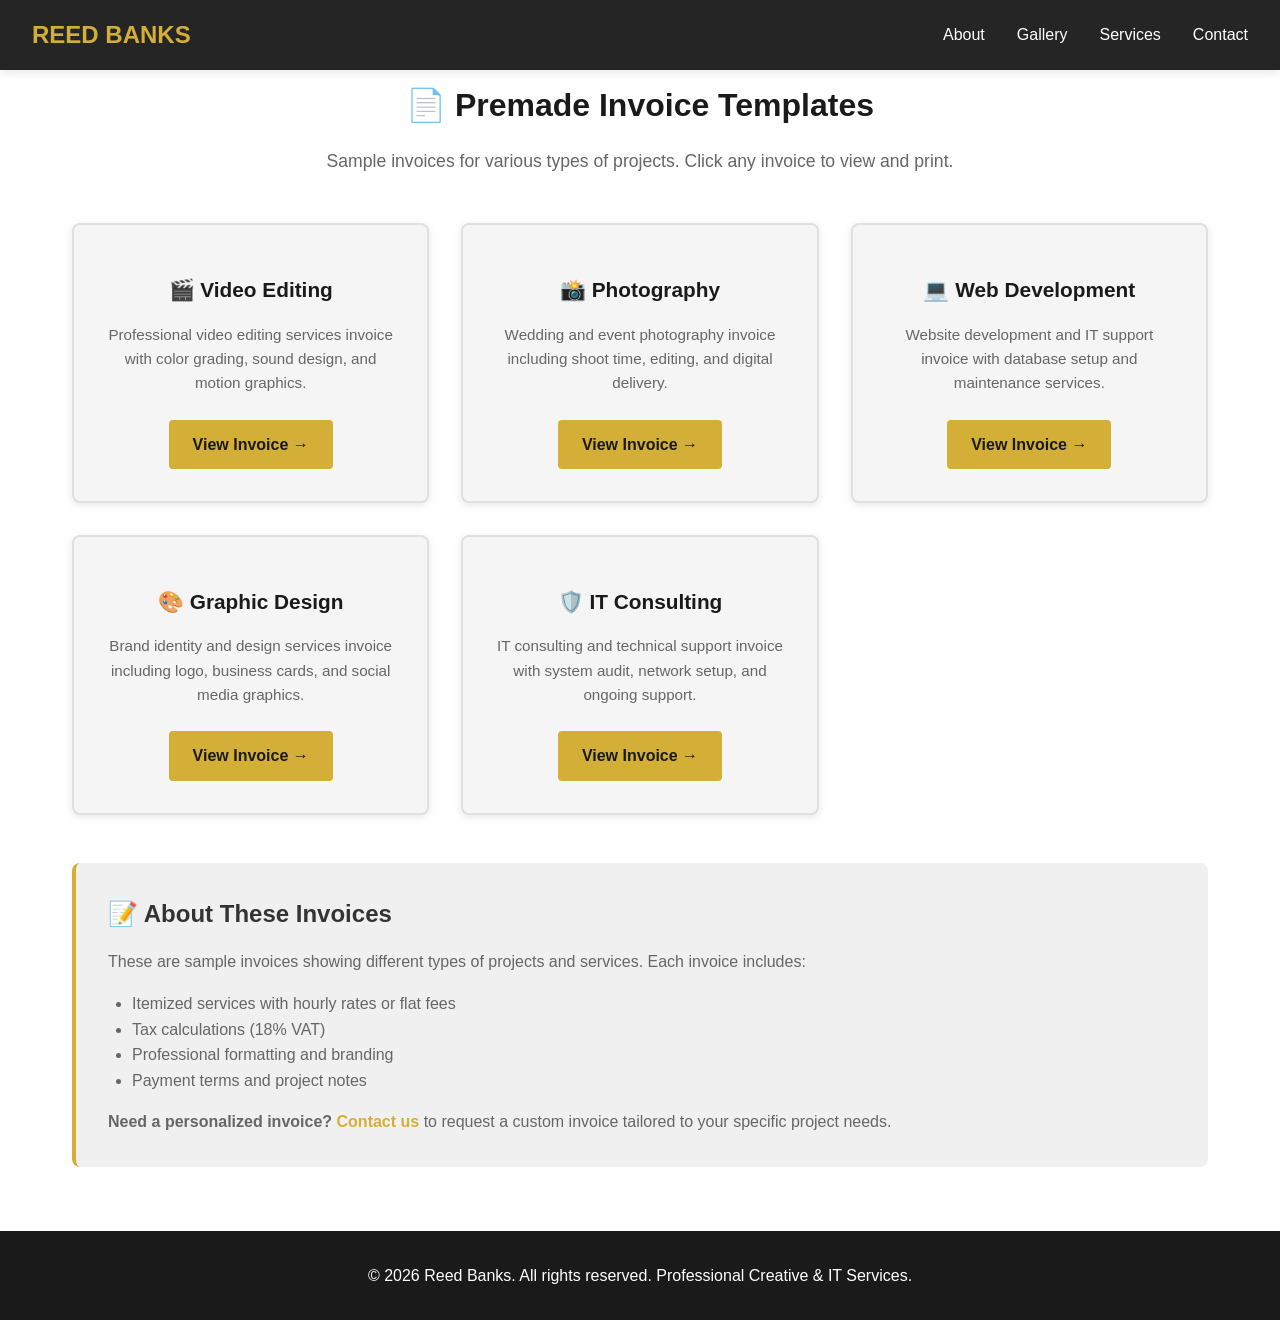
<file: assets/premade-invoices/index.html>
<!DOCTYPE html>
<html lang="en">
<head>
    <meta charset="UTF-8">
    <meta name="viewport" content="width=device-width, initial-scale=1.0">
    <title>Premade Invoices - Reed Banks</title>
    <style>
        * {
            margin: 0;
            padding: 0;
            box-sizing: border-box;
        }

        :root {
            --primary-color: #1a1a1a;
            --secondary-color: #d4af37;
            --accent-color: #f5f5f5;
            --text-color: #333;
            --light-text: #666;
        }

        body {
            font-family: 'Segoe UI', Tahoma, Geneva, Verdana, sans-serif;
            color: var(--text-color);
            line-height: 1.6;
            background: white;
        }

        nav {
            position: fixed;
            top: 0;
            width: 100%;
            background: rgba(26, 26, 26, 0.95);
            backdrop-filter: blur(10px);
            padding: 1rem 2rem;
            display: flex;
            justify-content: space-between;
            align-items: center;
            z-index: 1000;
            box-shadow: 0 2px 10px rgba(0, 0, 0, 0.1);
        }

        .logo {
            color: var(--secondary-color);
            text-decoration: none;
            font-weight: bold;
            font-size: 1.5rem;
        }

        .nav-links {
            display: flex;
            list-style: none;
            gap: 2rem;
        }

        .nav-links a {
            color: white;
            text-decoration: none;
            transition: color 0.3s ease;
        }

        .nav-links a:hover {
            color: var(--secondary-color);
        }

        main {
            margin-top: 80px;
        }

        .container {
            max-width: 1200px;
            margin: 0 auto;
            padding: 0 2rem;
        }

        h1 {
            margin: 2rem 0 1rem;
            color: var(--primary-color);
        }

        .invoice-grid {
            display: grid;
            grid-template-columns: repeat(auto-fit, minmax(280px, 1fr));
            gap: 2rem;
            margin: 3rem 0;
        }

        .invoice-card {
            background: var(--accent-color);
            border: 2px solid #e0e0e0;
            border-radius: 8px;
            padding: 2rem;
            text-align: center;
            transition: all 0.3s ease;
            box-shadow: 0 2px 8px rgba(0, 0, 0, 0.1);
        }

        .invoice-card:hover {
            transform: translateY(-5px);
            box-shadow: 0 8px 16px rgba(0, 0, 0, 0.15);
            border-color: var(--secondary-color);
        }

        .invoice-card h3 {
            color: var(--primary-color);
            margin: 1rem 0;
            font-size: 1.3rem;
        }

        .invoice-card p {
            color: var(--light-text);
            font-size: 0.95rem;
            margin-bottom: 1.5rem;
        }

        .invoice-card a {
            display: inline-block;
            background: var(--secondary-color);
            color: var(--primary-color);
            padding: 0.75rem 1.5rem;
            text-decoration: none;
            border-radius: 4px;
            font-weight: 600;
            transition: all 0.3s ease;
        }

        .invoice-card a:hover {
            background: #c49d2e;
            transform: scale(1.05);
        }

        .section-header {
            text-align: center;
            margin: 3rem 0 2rem;
        }

        .section-header p {
            color: var(--light-text);
            font-size: 1.1rem;
        }

        footer {
            background: var(--primary-color);
            color: white;
            text-align: center;
            padding: 2rem;
            margin-top: 4rem;
        }

        @media (max-width: 768px) {
            .nav-links {
                gap: 1rem;
                font-size: 0.9rem;
            }

            .invoice-grid {
                grid-template-columns: 1fr;
            }
        }
    </style>
</head>
<body>
    <!-- Navigation -->
    <nav>
        <a href="../" class="logo">REED BANKS</a>
        <ul class="nav-links">
            <li><a href="../../index.html#about">About</a></li>
            <li><a href="../../gallery.html">Gallery</a></li>
            <li><a href="../../services.html">Services</a></li>
            <li><a href="../../contact.html">Contact</a></li>
        </ul>
    </nav>

    <main>
        <div class="container">
            <div class="section-header">
                <h1>📄 Premade Invoice Templates</h1>
                <p>Sample invoices for various types of projects. Click any invoice to view and print.</p>
            </div>

            <div class="invoice-grid">
                <div class="invoice-card">
                    <h3>🎬 Video Editing</h3>
                    <p>Professional video editing services invoice with color grading, sound design, and motion graphics.</p>
                    <a href="video-editing-invoice.html" target="_blank">View Invoice →</a>
                </div>

                <div class="invoice-card">
                    <h3>📸 Photography</h3>
                    <p>Wedding and event photography invoice including shoot time, editing, and digital delivery.</p>
                    <a href="photography-invoice.html" target="_blank">View Invoice →</a>
                </div>

                <div class="invoice-card">
                    <h3>💻 Web Development</h3>
                    <p>Website development and IT support invoice with database setup and maintenance services.</p>
                    <a href="web-development-invoice.html" target="_blank">View Invoice →</a>
                </div>

                <div class="invoice-card">
                    <h3>🎨 Graphic Design</h3>
                    <p>Brand identity and design services invoice including logo, business cards, and social media graphics.</p>
                    <a href="graphic-design-invoice.html" target="_blank">View Invoice →</a>
                </div>

                <div class="invoice-card">
                    <h3>🛡️ IT Consulting</h3>
                    <p>IT consulting and technical support invoice with system audit, network setup, and ongoing support.</p>
                    <a href="consulting-invoice.html" target="_blank">View Invoice →</a>
                </div>
            </div>

            <div style="background: #f0f0f0; padding: 2rem; border-radius: 8px; margin: 3rem 0; border-left: 4px solid var(--secondary-color);">
                <h2>📝 About These Invoices</h2>
                <p style="margin-top: 1rem; color: var(--light-text);">
                    These are sample invoices showing different types of projects and services. Each invoice includes:
                </p>
                <ul style="margin: 1rem 0 0 1.5rem; color: var(--light-text);">
                    <li>Itemized services with hourly rates or flat fees</li>
                    <li>Tax calculations (18% VAT)</li>
                    <li>Professional formatting and branding</li>
                    <li>Payment terms and project notes</li>
                </ul>
                <p style="margin-top: 1rem; color: var(--light-text);">
                    <strong>Need a personalized invoice?</strong> <a href="../../contact.html" style="color: var(--secondary-color); text-decoration: none; font-weight: bold;">Contact us</a> to request a custom invoice tailored to your specific project needs.
                </p>
            </div>
        </div>
    </main>

    <footer>
        <p>&copy; 2026 Reed Banks. All rights reserved. Professional Creative & IT Services.</p>
    </footer>
</body>
</html>
</file>
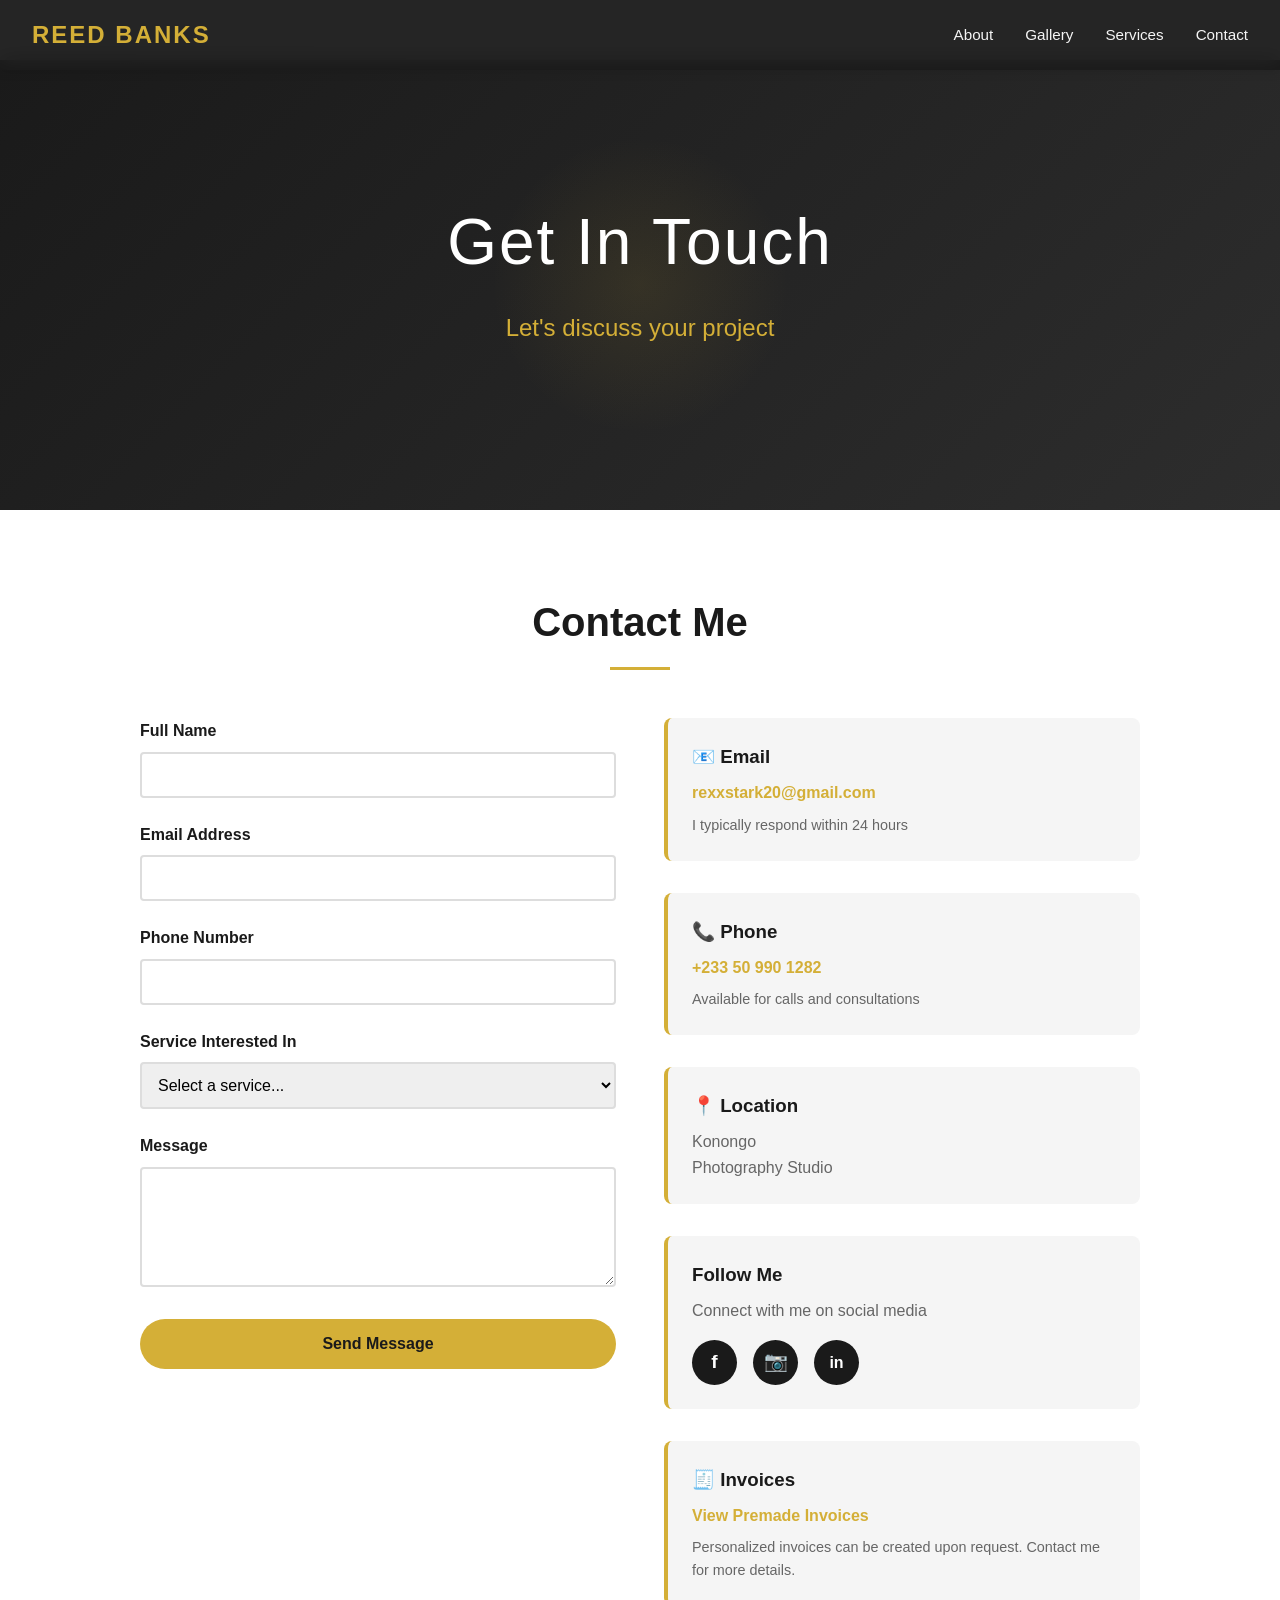
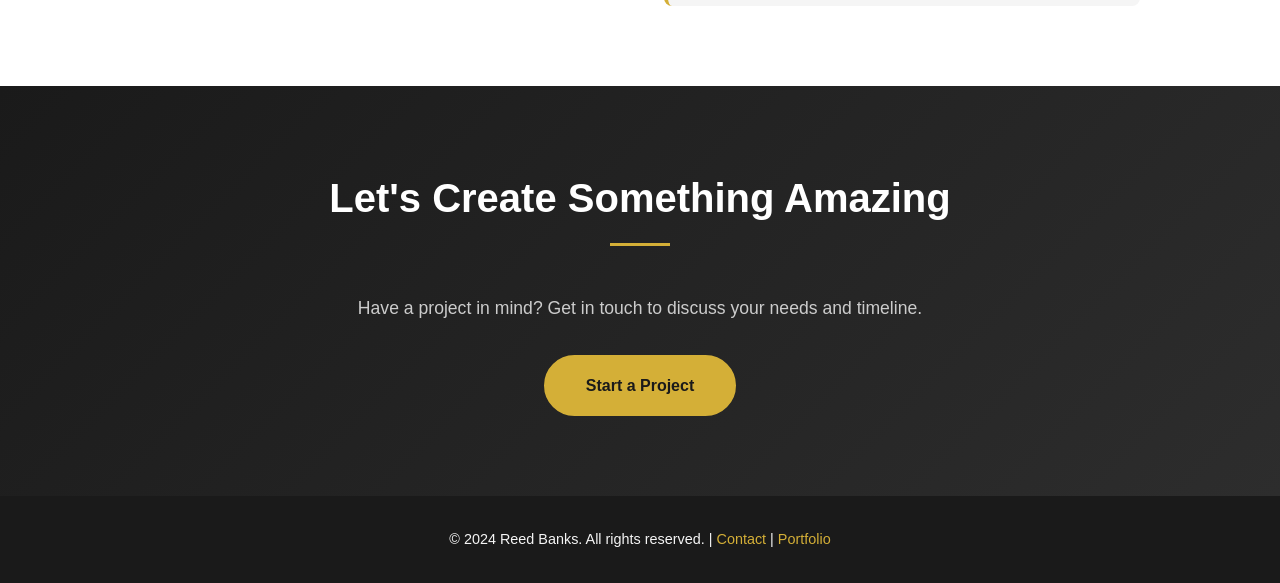
<file: contact.html>
<!DOCTYPE html>
<html lang="en">
<head>
    <meta charset="UTF-8">
    <meta name="viewport" content="width=device-width, initial-scale=1.0">
    <title>Contact - Reed Banks</title>
    <link rel="stylesheet" href="styles/main.css">
    <script src="emailjs.min.js"></script>
    <style>
        .contact-container {
            display: grid;
            grid-template-columns: 1fr 1fr;
            gap: 3rem;
            max-width: 1000px;
            margin: 0 auto;
        }

        .contact-form {
            display: flex;
            flex-direction: column;
        }

        .form-group {
            margin-bottom: 1.5rem;
        }

        .form-group label {
            display: block;
            margin-bottom: 0.5rem;
            color: var(--primary-color);
            font-weight: 600;
        }

        .form-group input,
        .form-group textarea {
            width: 100%;
            padding: 0.75rem;
            border: 2px solid #ddd;
            border-radius: 4px;
            font-family: inherit;
            font-size: 1rem;
            transition: border-color 0.3s ease;
        }

        .form-group input:focus,
        .form-group textarea:focus {
            outline: none;
            border-color: var(--secondary-color);
            box-shadow: 0 0 0 3px rgba(212, 175, 55, 0.1);
        }

        .form-group textarea {
            resize: vertical;
            min-height: 120px;
        }

        .submit-btn {
            padding: 1rem 2rem;
            background: var(--secondary-color);
            color: var(--primary-color);
            border: none;
            border-radius: 50px;
            font-weight: 600;
            cursor: pointer;
            transition: all 0.3s ease;
            font-size: 1rem;
        }

        .submit-btn:hover {
            transform: translateY(-2px);
            box-shadow: 0 10px 30px rgba(212, 175, 55, 0.3);
        }

        .contact-info {
            display: flex;
            flex-direction: column;
            gap: 2rem;
        }

        .info-block {
            padding: 1.5rem;
            background: #f5f5f5;
            border-radius: 8px;
            border-left: 4px solid var(--secondary-color);
        }

        .info-block h3 {
            color: var(--primary-color);
            margin-bottom: 0.5rem;
        }

        .info-block p {
            color: var(--light-text);
        }

        .info-block a {
            color: var(--secondary-color);
            text-decoration: none;
            font-weight: 600;
        }

        .info-block a:hover {
            text-decoration: underline;
        }

        .social-links {
            display: flex;
            gap: 1rem;
            margin-top: 1rem;
        }

        .social-links a {
            display: inline-flex;
            justify-content: center;
            align-items: center;
            width: 45px;
            height: 45px;
            background: var(--primary-color);
            color: white;
            border-radius: 50%;
            text-decoration: none;
            font-weight: bold;
            transition: all 0.3s ease;
        }

        .social-links a:hover {
            background: var(--secondary-color);
            color: var(--primary-color);
            transform: translateY(-3px);
        }

        @media (max-width: 768px) {
            .contact-container {
                grid-template-columns: 1fr;
            }
        }
    </style>
</head>
<body>
    <!-- Navigation -->
    <nav>
        <a href="/" class="logo">REED BANKS</a>
        <ul class="nav-links">
            <li><a href="index.html#about">About</a></li>
            <li><a href="gallery.html">Gallery</a></li>
            <li><a href="services.html">Services</a></li>
            <li><a href="contact.html">Contact</a></li>
        </ul>
    </nav>

    <main>
        <!-- Contact Hero -->
        <section class="hero" style="height: 50vh;">
            <div class="hero-content">
                <h1>Get In Touch</h1>
                <p class="subtitle">Let's discuss your project</p>
            </div>
        </section>

        <!-- Contact Section -->
        <section>
            <div class="container">
                <h2>Contact Me</h2>
                <div class="contact-container">
                    <!-- Contact Form -->
                    <form class="contact-form" onsubmit="handleSubmit(event)">
                        <div class="form-group">
                            <label for="name">Full Name</label>
                            <input type="text" id="name" name="name" required>
                        </div>

                        <div class="form-group">
                            <label for="email">Email Address</label>
                            <input type="email" id="email" name="email" required>
                        </div>

                        <div class="form-group">
                            <label for="phone">Phone Number</label>
                            <input type="tel" id="phone" name="phone">
                        </div>

                        <div class="form-group">
                            <label for="service">Service Interested In</label>
                            <select id="service" name="service" style="width: 100%; padding: 0.75rem; border: 2px solid #ddd; border-radius: 4px; font-family: inherit; font-size: 1rem;">
                                <option>Select a service...</option>
                                <option>Video Editing</option>
                                <option>Photography</option>
                                <option>Web Development</option>
                                <option>IT Support</option>
                                <option>Graphic Design</option>
                                <option>Other/Custom</option>
                            </select>
                        </div>

                        <div class="form-group">
                            <label for="message">Message</label>
                            <textarea id="message" name="message" required></textarea>
                        </div>

                        <button type="submit" class="submit-btn">Send Message</button>
                    </form>

                    <!-- Contact Info -->
                    <div class="contact-info">
                        <div class="info-block">
                            <h3>📧 Email</h3>
                            <p><a href="mailto:rexxstark20@gmail.com">rexxstark20@gmail.com</a></p>
                            <p style="font-size: 0.9rem; margin-top: 0.5rem;">I typically respond within 24 hours</p>
                        </div>

                        <div class="info-block">
                            <h3>📞 Phone</h3>
                            <p><a href="tel:+233509901282">+233 50 990 1282</a></p>
                            <p style="font-size: 0.9rem; margin-top: 0.5rem;">Available for calls and consultations</p>
                        </div>

                        <div class="info-block">
                            <h3>📍 Location</h3>
                            <p>Konongo<br>Photography Studio<br></p>
                        </div>

                        <div class="info-block">
                            <h3>Follow Me</h3>
                            <p style="margin-bottom: 1rem;">Connect with me on social media</p>
                            <div class="social-links">
                                <a href="#" title="Instagram" style="font-size: 1.2rem;">f</a>
                                <a href="#" title="Instagram" style="font-size: 1.2rem;">📷</a>
                                <a href="#" title="LinkedIn" style="font-size: 1rem;">in</a>
                            </div>
                        </div>

                        <div class="info-block">
                            <h3>🧾 Invoices</h3>
                            <p><a href="assets/premade-invoices/" target="_blank">View Premade Invoices</a></p>
                            <p style="font-size: 0.9rem; margin-top: 0.5rem;">Personalized invoices can be created upon request. Contact me for more details.</p>
                        </div>
                    </div>
                </div>
            </div>
        </section>

        <!-- CTA Section -->
        <section style="background: linear-gradient(135deg, #1a1a1a 0%, #2d2d2d 100%); color: white; text-align: center;">
            <div class="container">
                <h2 style="color: white;">Let's Create Something Amazing</h2>
                <p style="font-size: 1.1rem; color: #ccc; margin-bottom: 2rem;">
                    Have a project in mind? Get in touch to discuss your needs and timeline.
                </p>
                <a href="#" onclick="document.getElementById('name').focus()" class="cta-button">Start a Project</a>
            </div>
        </section>
    </main>

    <!-- Footer -->
    <footer>
        <p>&copy; 2024 Reed Banks. All rights reserved. | <a href="contact.html">Contact</a> | <a href="gallery.html">Portfolio</a></p>
    </footer>

    <script src="js/main.js"></script>
    <script>
        // Define emailjsReady flag globally
        let emailjsReady = false;

        // Ensure EmailJS initialization is robust
        function checkAndInitEmailJS() {
            if (typeof emailjs !== 'undefined' && !emailjsReady) {
                try {
                    emailjs.init('Lzqd1js9X6dBB-gX9');
                    emailjsReady = true;
                    console.log('EmailJS initialized successfully');
                } catch (error) {
                    console.error('Failed to initialize EmailJS:', error);
                }
            } else if (typeof emailjs === 'undefined') {
                setTimeout(checkAndInitEmailJS, 100);
            }
        }

        // Start checking when DOM is ready
        if (document.readyState === 'loading') {
            document.addEventListener('DOMContentLoaded', checkAndInitEmailJS);
        } else {
            checkAndInitEmailJS();
        }

        function handleSubmit(event) {
            event.preventDefault();
            
            // Check if emailjs is initialized
            if (!emailjsReady || typeof emailjs === 'undefined') {
                alert('Email service is initializing. Please wait a moment and try again.');
                checkAndInitEmailJS();
                return;
            }
            
            const name = document.getElementById('name').value;
            const email = document.getElementById('email').value;
            const phone = document.getElementById('phone').value;
            const service = document.getElementById('service').value;
            const message = document.getElementById('message').value;
            
            // Prepare email parameters
            const templateParams = {
                to_email: 'rexxstark20@gmail.com',
                from_name: name,
                from_email: email,
                phone: phone,
                service: service,
                message: message
            };

            // Send email using EmailJS
            emailjs.send('service_doa022r', 'template_4cdedmi', templateParams)
                .then((response) => {
                    console.log('Email sent successfully!', response);
                    alert(`Thank you, ${name}! We've received your message and will be in touch within 24 hours.`);
                    event.target.reset(); // Reset the form only after success
                })
                .catch((error) => {
                    console.error('Error sending email:', error);
                    alert('Sorry, there was an issue sending your message. Please try again.');
                });
        }
    </script>
</body>
</html>
</file>
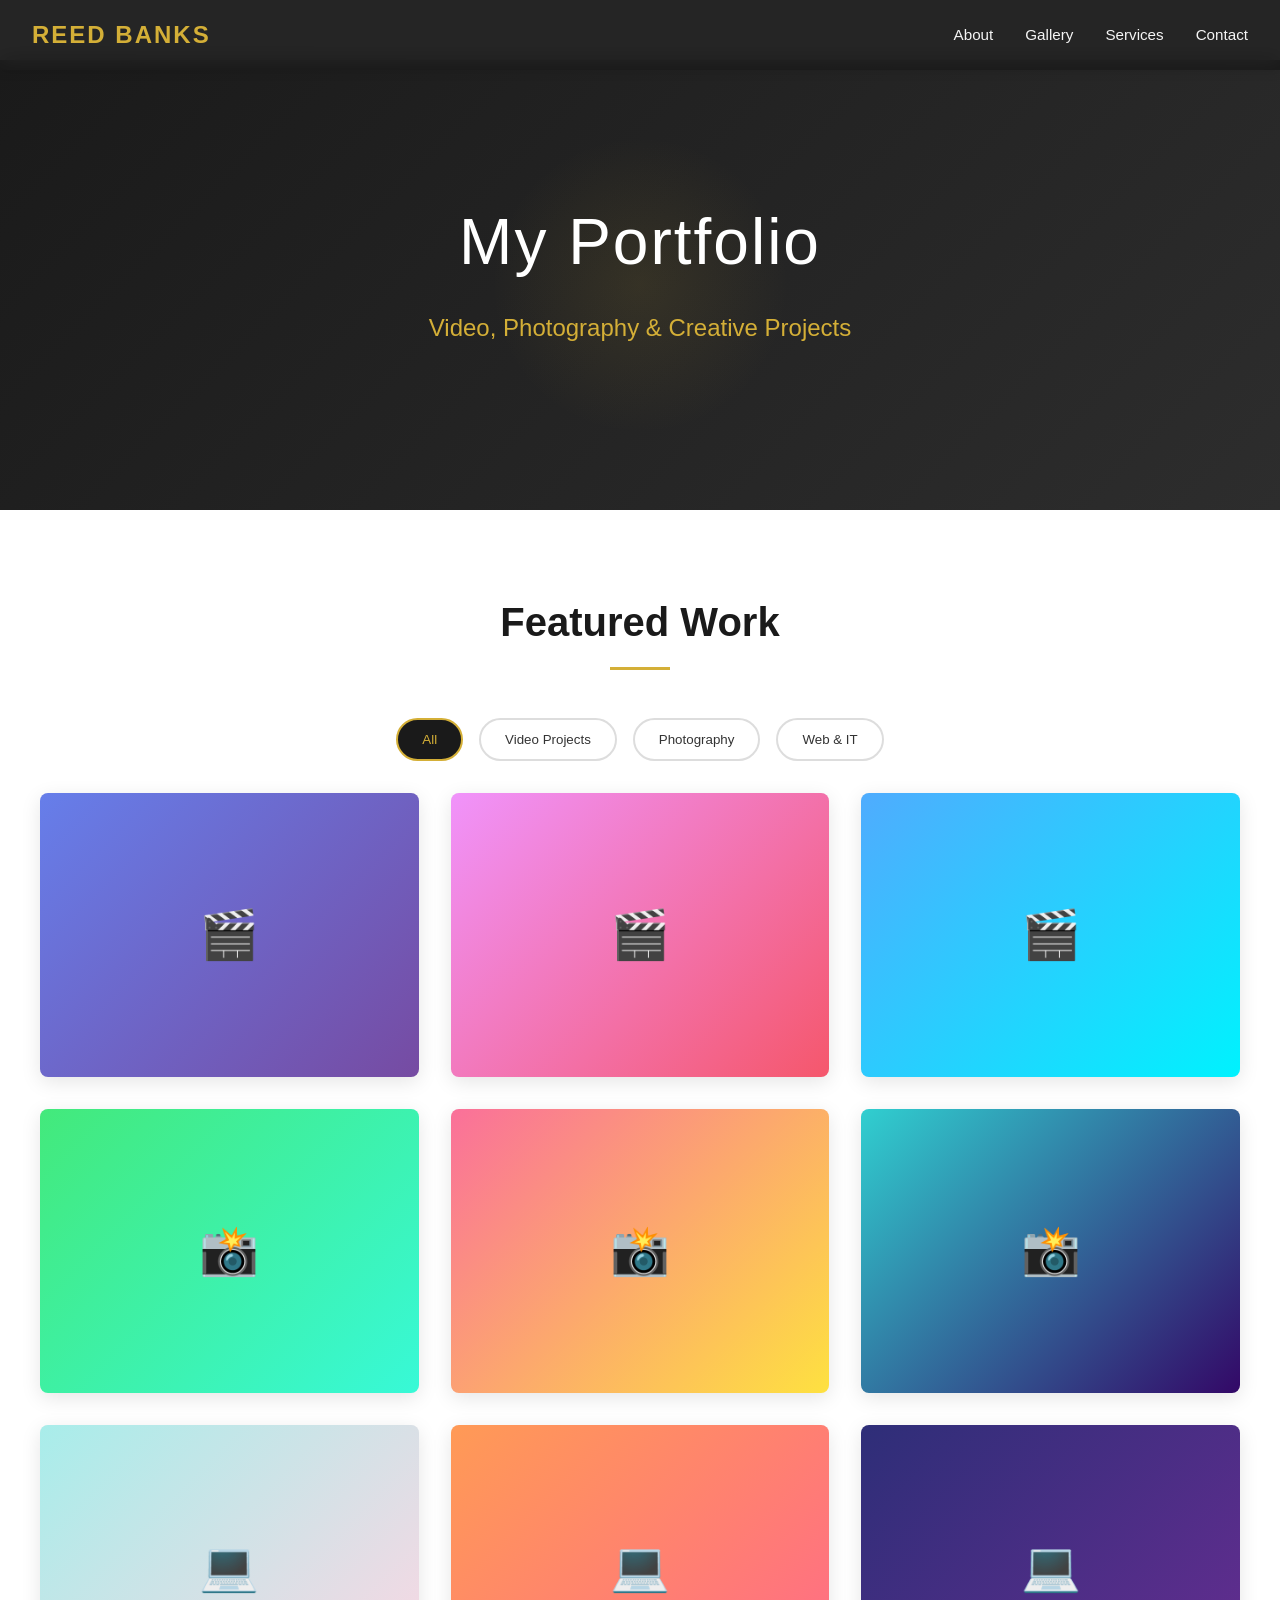
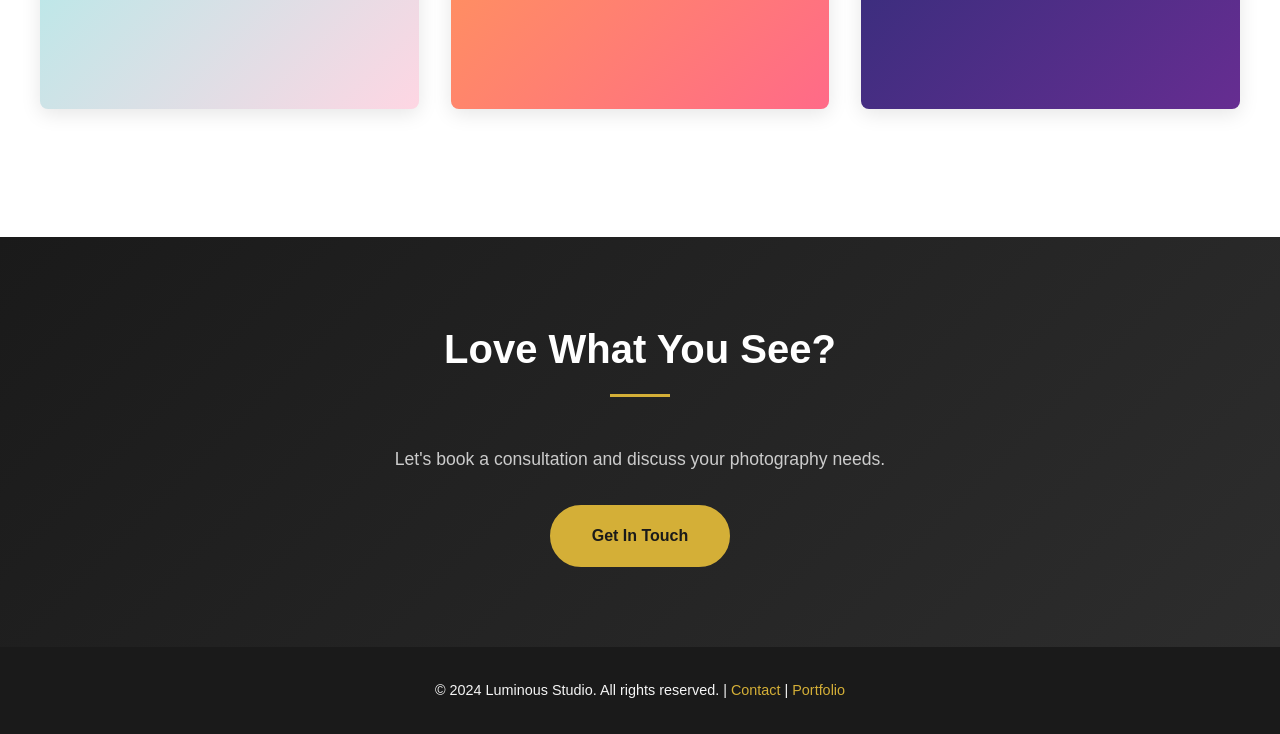
<file: gallery.html>
<!DOCTYPE html>
<html lang="en">
<head>
    <meta charset="UTF-8">
    <meta name="viewport" content="width=device-width, initial-scale=1.0">
    <title>Portfolio - Reed Banks</title>
    <link rel="stylesheet" href="styles/main.css">
    <link rel="stylesheet" href="styles/gallery.css">
</head>
<body>
    <!-- Navigation -->
    <nav>
        <a href="/" class="logo">REED BANKS</a>
        <ul class="nav-links">
            <li><a href="index.html#about">About</a></li>
            <li><a href="gallery.html">Gallery</a></li>
            <li><a href="services.html">Services</a></li>
            <li><a href="contact.html">Contact</a></li>
        </ul>
    </nav>

    <main>
        <!-- Gallery Hero -->
        <section class="hero" style="height: 50vh;">
            <div class="hero-content">
                <h1>My Portfolio</h1>
                <p class="subtitle">Video, Photography & Creative Projects</p>
            </div>
        </section>

        <!-- Gallery Section -->
        <section>
            <div class="container">
                <h2>Featured Work</h2>

                <!-- Filter Buttons -->
                <div class="gallery-filters">
                    <button class="filter-btn active" data-filter="all" onclick="filterGallery('all')">All</button>
                    <button class="filter-btn" data-filter="video" onclick="filterGallery('video')">Video Projects</button>
                    <button class="filter-btn" data-filter="photography" onclick="filterGallery('photography')">Photography</button>
                    <button class="filter-btn" data-filter="web" onclick="filterGallery('web')">Web & IT</button>
                </div>

                <!-- Gallery Grid -->
                <div class="gallery-grid">
                    <!-- Video Projects -->
                    <div class="gallery-item" data-category="video">
                        <div class="placeholder">🎬</div>
                        <div class="gallery-overlay">
                            <div class="overlay-text">Product Demo Video</div>
                        </div>
                    </div>
                    <div class="gallery-item" data-category="video">
                        <div class="placeholder" style="background: linear-gradient(135deg, #f093fb 0%, #f5576c 100%);">🎬</div>
                        <div class="gallery-overlay">
                            <div class="overlay-text">Tutorial Series Edit</div>
                        </div>
                    </div>
                    <div class="gallery-item" data-category="video">
                        <div class="placeholder" style="background: linear-gradient(135deg, #4facfe 0%, #00f2fe 100%);">🎬</div>
                        <div class="gallery-overlay">
                            <div class="overlay-text">Corporate Highlight Reel</div>
                        </div>
                    </div>

                    <!-- Photography Projects -->
                    <div class="gallery-item" data-category="photography">
                        <div class="placeholder" style="background: linear-gradient(135deg, #43e97b 0%, #38f9d7 100%);">📸</div>
                        <div class="gallery-overlay">
                            <div class="overlay-text">Product Photography</div>
                        </div>
                    </div>
                    <div class="gallery-item" data-category="photography">
                        <div class="placeholder" style="background: linear-gradient(135deg, #fa709a 0%, #fee140 100%);">📸</div>
                        <div class="gallery-overlay">
                            <div class="overlay-text">Portrait Sessions</div>
                        </div>
                    </div>
                    <div class="gallery-item" data-category="photography">
                        <div class="placeholder" style="background: linear-gradient(135deg, #30cfd0 0%, #330867 100%);">📸</div>
                        <div class="gallery-overlay">
                            <div class="overlay-text">Event Coverage</div>
                        </div>
                    </div>

                    <!-- Web & IT Projects -->
                    <div class="gallery-item" data-category="web">
                        <div class="placeholder" style="background: linear-gradient(135deg, #a8edea 0%, #fed6e3 100%);">💻</div>
                        <div class="gallery-overlay">
                            <div class="overlay-text">Website Development</div>
                        </div>
                    </div>
                    <div class="gallery-item" data-category="web">
                        <div class="placeholder" style="background: linear-gradient(135deg, #ff9a56 0%, #ff6a88 100%);">💻</div>
                        <div class="gallery-overlay">
                            <div class="overlay-text">UI/UX Design</div>
                        </div>
                    </div>
                    <div class="gallery-item" data-category="web">
                        <div class="placeholder" style="background: linear-gradient(135deg, #2e2e78 0%, #662d91 100%);">💻</div>
                        <div class="gallery-overlay">
                            <div class="overlay-text">Family Portraits</div>
                        </div>
                    </div>
                </div>
            </div>
        </section>

        <!-- CTA Section -->
        <section style="background: linear-gradient(135deg, #1a1a1a 0%, #2d2d2d 100%); color: white; text-align: center;">
            <div class="container">
                <h2 style="color: white;">Love What You See?</h2>
                <p style="font-size: 1.1rem; color: #ccc; margin-bottom: 2rem;">
                    Let's book a consultation and discuss your photography needs.
                </p>
                <a href="contact.html" class="cta-button">Get In Touch</a>
            </div>
        </section>
    </main>

    <!-- Footer -->
    <footer>
        <p>&copy; 2024 Luminous Studio. All rights reserved. | <a href="contact.html">Contact</a> | <a href="gallery.html">Portfolio</a></p>
    </footer>

    <script src="js/main.js"></script>
</body>
</html>
</file>
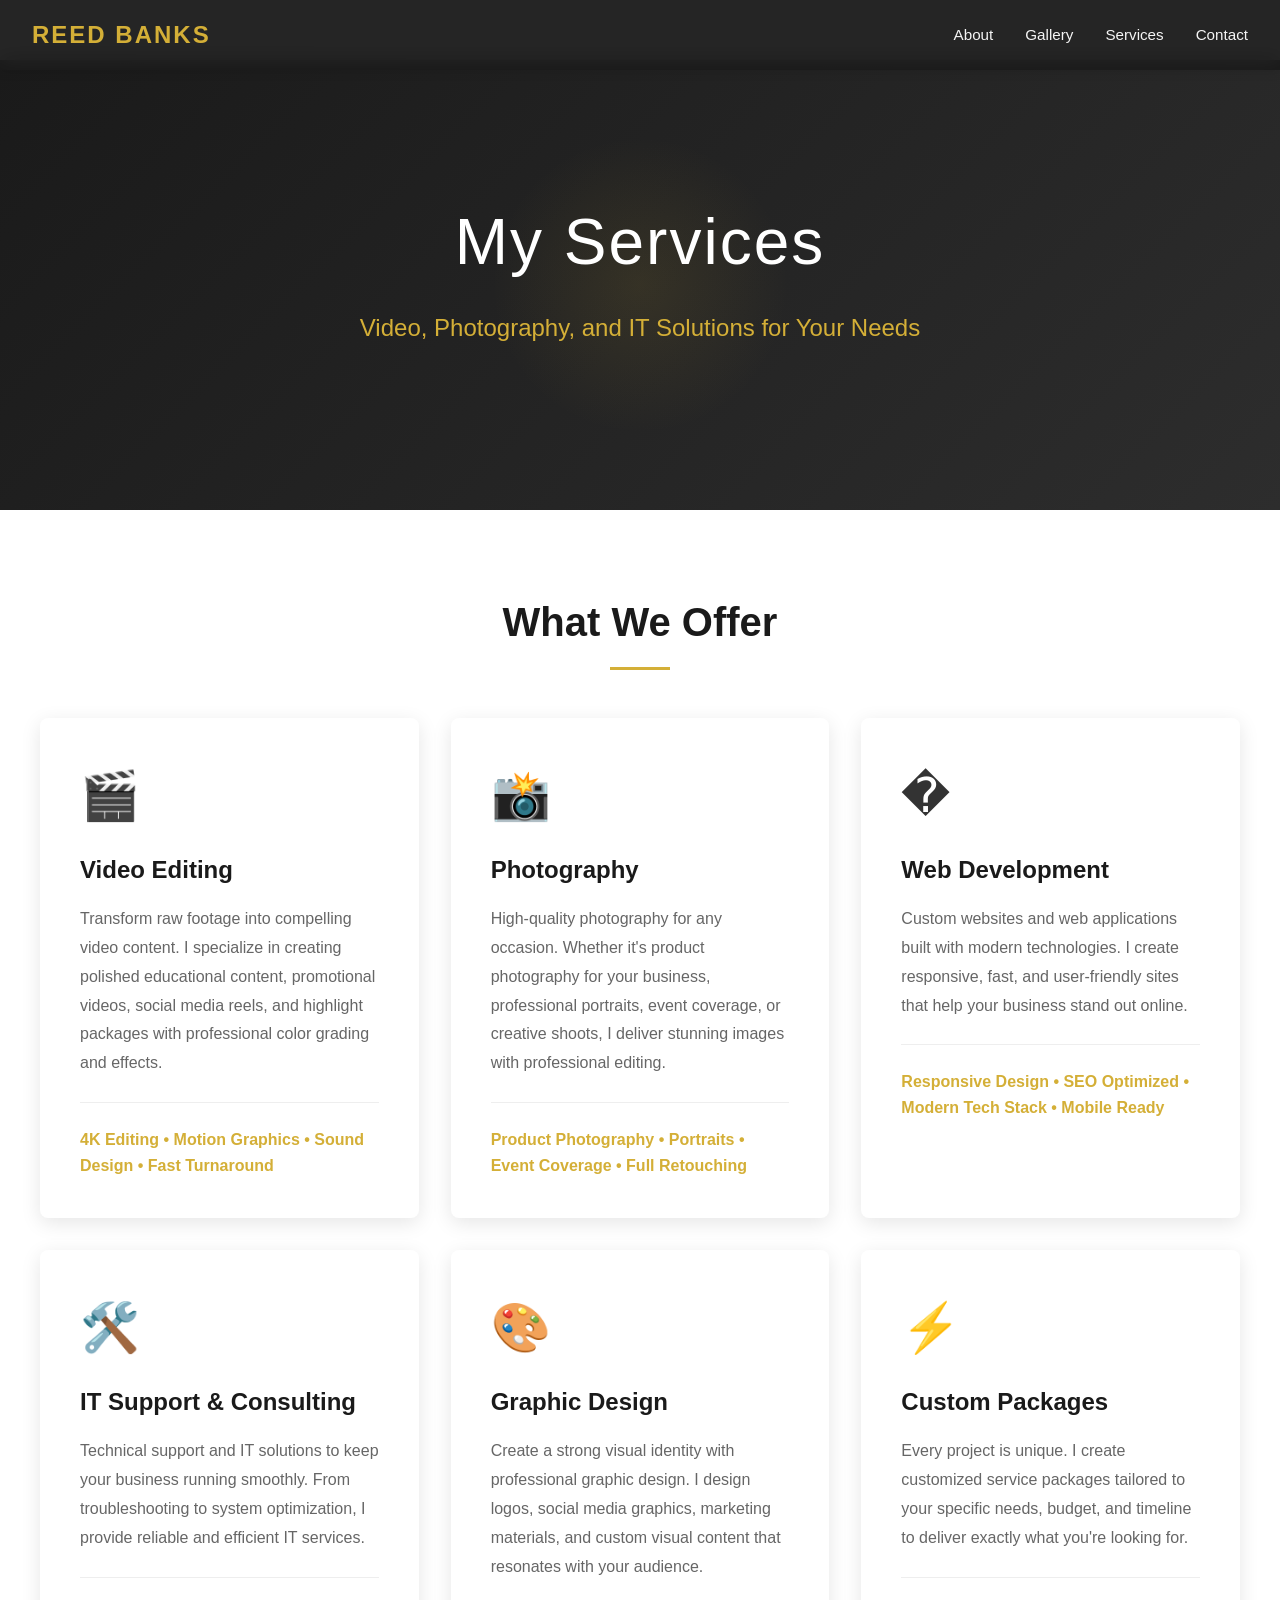
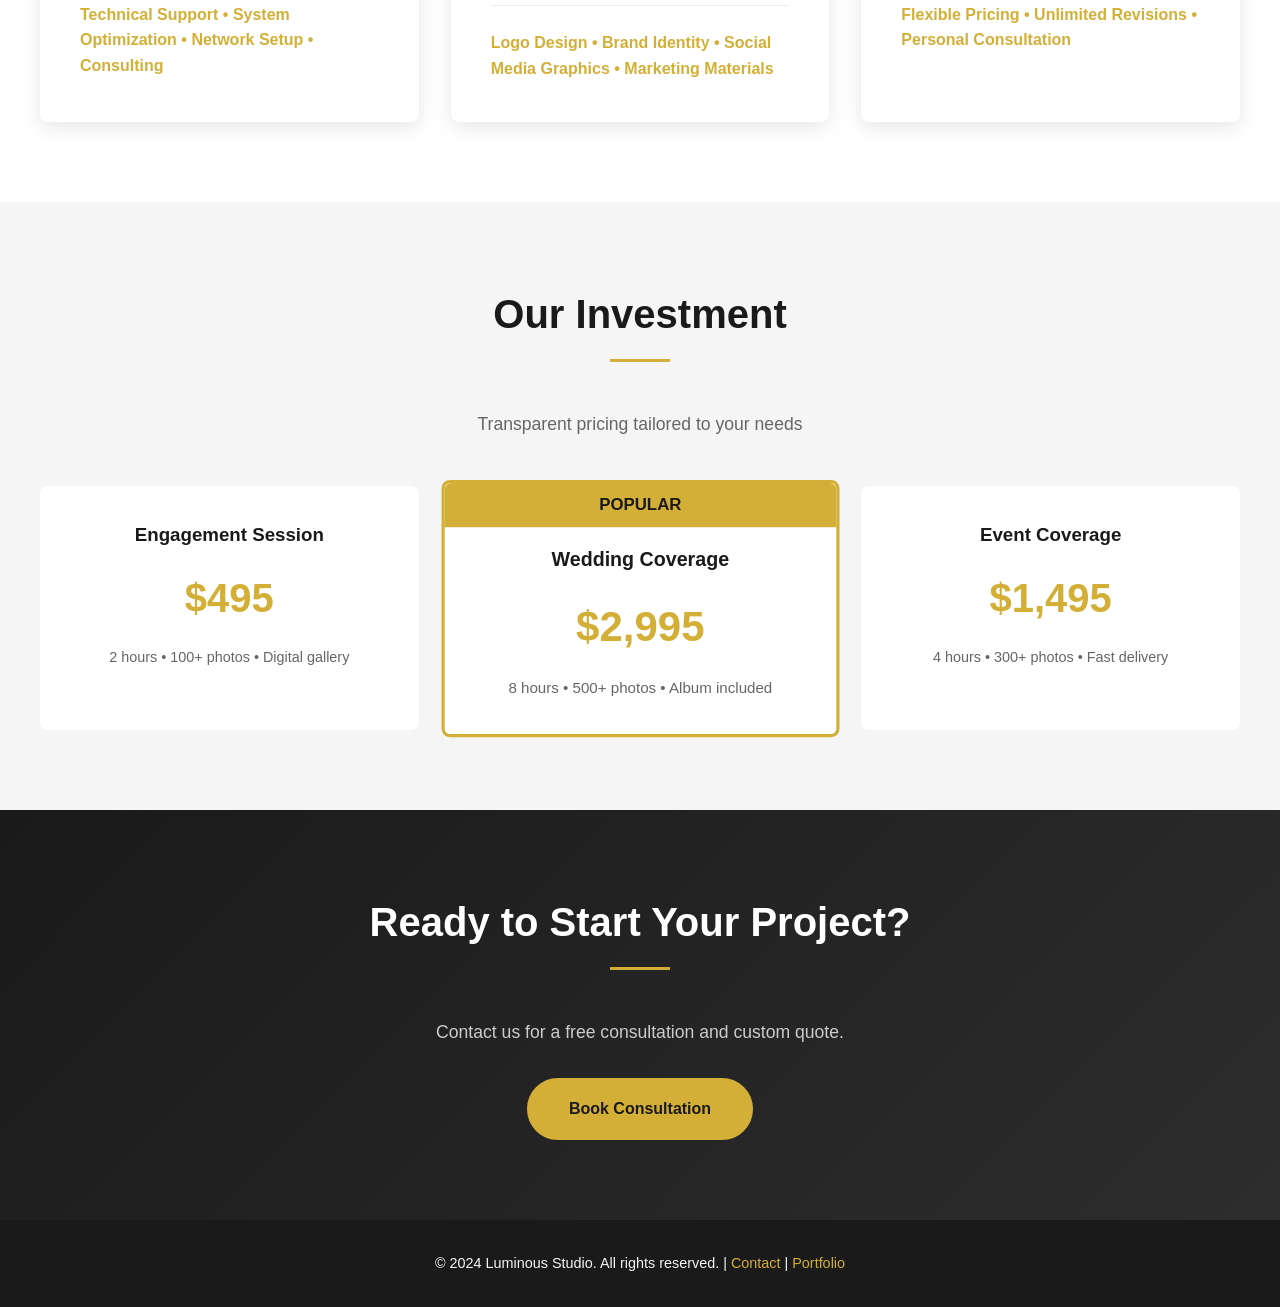
<file: services.html>
<!DOCTYPE html>
<html lang="en">
<head>
    <meta charset="UTF-8">
    <meta name="viewport" content="width=device-width, initial-scale=1.0">
    <title>Services - Reed Banks</title>
    <link rel="stylesheet" href="styles/main.css">
</head>
<body>
    <!-- Navigation -->
    <nav>
        <a href="/" class="logo">REED BANKS</a>
        <ul class="nav-links">
            <li><a href="index.html#about">About</a></li>
            <li><a href="gallery.html">Gallery</a></li>
            <li><a href="services.html">Services</a></li>
            <li><a href="contact.html">Contact</a></li>
        </ul>
    </nav>

    <main>
        <!-- Services Hero -->
        <section class="hero" style="height: 50vh;">
            <div class="hero-content">
                <h1>My Services</h1>
                <p class="subtitle">Video, Photography, and IT Solutions for Your Needs</p>
            </div>
        </section>

        <!-- Services Grid -->
        <section>
            <div class="container">
                <h2>What We Offer</h2>
                <div style="display: grid; grid-template-columns: repeat(auto-fit, minmax(300px, 1fr)); gap: 2rem; margin-top: 2rem;">
                    
                    <div style="background: white; padding: 2.5rem; border-radius: 8px; box-shadow: 0 5px 20px rgba(0,0,0,0.1);">
                        <div style="font-size: 3rem; margin-bottom: 1rem;">🎬</div>
                        <h3 style="color: var(--primary-color); margin-bottom: 1rem; font-size: 1.5rem;">Video Editing</h3>
                        <p style="color: var(--light-text); line-height: 1.8;">
                            Transform raw footage into compelling video content. I specialize in creating polished educational content, promotional videos, social media reels, and highlight packages with professional color grading and effects.
                        </p>
                        <hr style="margin: 1.5rem 0; border: none; border-top: 1px solid #eee;">
                        <p style="color: var(--secondary-color); font-weight: 600;">4K Editing • Motion Graphics • Sound Design • Fast Turnaround</p>
                    </div>

                    <div style="background: white; padding: 2.5rem; border-radius: 8px; box-shadow: 0 5px 20px rgba(0,0,0,0.1);">
                        <div style="font-size: 3rem; margin-bottom: 1rem;">📸</div>
                        <h3 style="color: var(--primary-color); margin-bottom: 1rem; font-size: 1.5rem;">Photography</h3>
                        <p style="color: var(--light-text); line-height: 1.8;">
                            High-quality photography for any occasion. Whether it's product photography for your business, professional portraits, event coverage, or creative shoots, I deliver stunning images with professional editing.
                        </p>
                        <hr style="margin: 1.5rem 0; border: none; border-top: 1px solid #eee;">
                        <p style="color: var(--secondary-color); font-weight: 600;">Product Photography • Portraits • Event Coverage • Full Retouching</p>
                    </div>

                    <div style="background: white; padding: 2.5rem; border-radius: 8px; box-shadow: 0 5px 20px rgba(0,0,0,0.1);">
                        <div style="font-size: 3rem; margin-bottom: 1rem;">�</div>
                        <h3 style="color: var(--primary-color); margin-bottom: 1rem; font-size: 1.5rem;">Web Development</h3>
                        <p style="color: var(--light-text); line-height: 1.8;">
                            Custom websites and web applications built with modern technologies. I create responsive, fast, and user-friendly sites that help your business stand out online.
                        </p>
                        <hr style="margin: 1.5rem 0; border: none; border-top: 1px solid #eee;">
                        <p style="color: var(--secondary-color); font-weight: 600;">Responsive Design • SEO Optimized • Modern Tech Stack • Mobile Ready</p>
                    </div>

                    <div style="background: white; padding: 2.5rem; border-radius: 8px; box-shadow: 0 5px 20px rgba(0,0,0,0.1);">
                        <div style="font-size: 3rem; margin-bottom: 1rem;">🛠️</div>
                        <h3 style="color: var(--primary-color); margin-bottom: 1rem; font-size: 1.5rem;">IT Support & Consulting</h3>
                        <p style="color: var(--light-text); line-height: 1.8;">
                            Technical support and IT solutions to keep your business running smoothly. From troubleshooting to system optimization, I provide reliable and efficient IT services.
                        </p>
                        <hr style="margin: 1.5rem 0; border: none; border-top: 1px solid #eee;">
                        <p style="color: var(--secondary-color); font-weight: 600;">Technical Support • System Optimization • Network Setup • Consulting</p>
                    </div>

                    <div style="background: white; padding: 2.5rem; border-radius: 8px; box-shadow: 0 5px 20px rgba(0,0,0,0.1);">
                        <div style="font-size: 3rem; margin-bottom: 1rem;">🎨</div>
                        <h3 style="color: var(--primary-color); margin-bottom: 1rem; font-size: 1.5rem;">Graphic Design</h3>
                        <p style="color: var(--light-text); line-height: 1.8;">
                            Create a strong visual identity with professional graphic design. I design logos, social media graphics, marketing materials, and custom visual content that resonates with your audience.
                        </p>
                        <hr style="margin: 1.5rem 0; border: none; border-top: 1px solid #eee;">
                        <p style="color: var(--secondary-color); font-weight: 600;">Logo Design • Brand Identity • Social Media Graphics • Marketing Materials</p>
                    </div>

                    <div style="background: white; padding: 2.5rem; border-radius: 8px; box-shadow: 0 5px 20px rgba(0,0,0,0.1);">
                        <div style="font-size: 3rem; margin-bottom: 1rem;">⚡</div>
                        <h3 style="color: var(--primary-color); margin-bottom: 1rem; font-size: 1.5rem;">Custom Packages</h3>
                        <p style="color: var(--light-text); line-height: 1.8;">
                            Every project is unique. I create customized service packages tailored to your specific needs, budget, and timeline to deliver exactly what you're looking for.
                        </p>
                        <hr style="margin: 1.5rem 0; border: none; border-top: 1px solid #eee;">
                        <p style="color: var(--secondary-color); font-weight: 600;">Flexible Pricing • Unlimited Revisions • Personal Consultation</p>
                    </div>
                </div>
            </div>
        </section>

        <!-- Pricing Section -->
        <section style="background: #f5f5f5;">
            <div class="container">
                <h2>Our Investment</h2>
                <p style="text-align: center; color: var(--light-text); font-size: 1.1rem; margin-bottom: 3rem;">
                    Transparent pricing tailored to your needs
                </p>
                <div style="display: grid; grid-template-columns: repeat(auto-fit, minmax(250px, 1fr)); gap: 2rem;">
                    <div style="background: white; padding: 2rem; border-radius: 8px; text-align: center; border: 2px solid transparent; transition: all 0.3s ease;">
                        <h3 style="color: var(--primary-color); margin-bottom: 1rem;">Engagement Session</h3>
                        <div style="font-size: 2.5rem; color: var(--secondary-color); font-weight: bold; margin: 1rem 0;">$495</div>
                        <p style="color: var(--light-text); font-size: 0.9rem;">2 hours • 100+ photos • Digital gallery</p>
                    </div>

                    <div style="background: white; padding: 2rem; border-radius: 8px; text-align: center; border: 3px solid var(--secondary-color); transform: scale(1.05);">
                        <div style="background: var(--secondary-color); color: var(--primary-color); padding: 0.5rem; margin: -2rem -2rem 1rem -2rem; border-radius: 6px 6px 0 0; font-weight: bold;">POPULAR</div>
                        <h3 style="color: var(--primary-color); margin-bottom: 1rem;">Wedding Coverage</h3>
                        <div style="font-size: 2.5rem; color: var(--secondary-color); font-weight: bold; margin: 1rem 0;">$2,995</div>
                        <p style="color: var(--light-text); font-size: 0.9rem;">8 hours • 500+ photos • Album included</p>
                    </div>

                    <div style="background: white; padding: 2rem; border-radius: 8px; text-align: center; border: 2px solid transparent; transition: all 0.3s ease;">
                        <h3 style="color: var(--primary-color); margin-bottom: 1rem;">Event Coverage</h3>
                        <div style="font-size: 2.5rem; color: var(--secondary-color); font-weight: bold; margin: 1rem 0;">$1,495</div>
                        <p style="color: var(--light-text); font-size: 0.9rem;">4 hours • 300+ photos • Fast delivery</p>
                    </div>
                </div>
            </div>
        </section>

        <!-- CTA Section -->
        <section style="background: linear-gradient(135deg, #1a1a1a 0%, #2d2d2d 100%); color: white; text-align: center;">
            <div class="container">
                <h2 style="color: white;">Ready to Start Your Project?</h2>
                <p style="font-size: 1.1rem; color: #ccc; margin-bottom: 2rem;">
                    Contact us for a free consultation and custom quote.
                </p>
                <a href="contact.html" class="cta-button">Book Consultation</a>
            </div>
        </section>
    </main>

    <!-- Footer -->
    <footer>
        <p>&copy; 2024 Luminous Studio. All rights reserved. | <a href="contact.html">Contact</a> | <a href="gallery.html">Portfolio</a></p>
    </footer>

    <script src="js/main.js"></script>
</body>
</html>
</file>
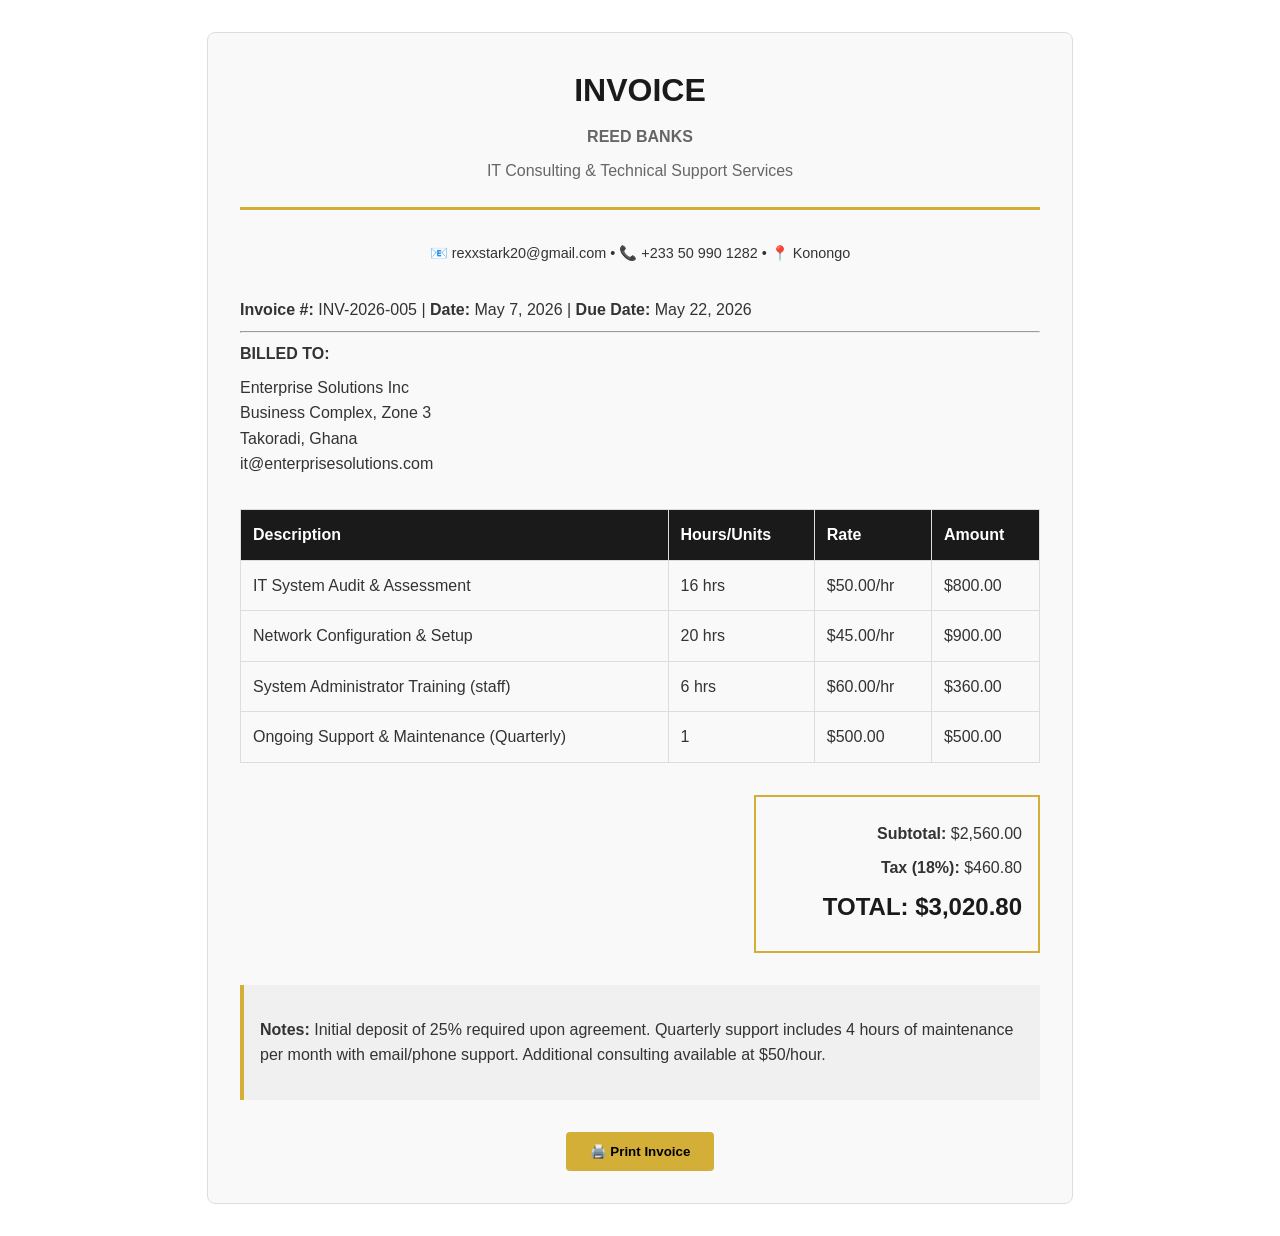
<file: assets/premade-invoices/consulting-invoice.html>
<!DOCTYPE html>
<html lang="en">
<head>
    <meta charset="UTF-8">
    <meta name="viewport" content="width=device-width, initial-scale=1.0">
    <title>Consulting & IT Support Invoice</title>
    <style>
        body {
            font-family: Arial, sans-serif;
            margin: 0;
            padding: 0;
            line-height: 1.6;
            color: #333;
        }

        .invoice-container {
            max-width: 800px;
            margin: 2rem auto;
            padding: 2rem;
            border: 1px solid #ddd;
            border-radius: 8px;
            background: #f9f9f9;
        }

        .invoice-header {
            text-align: center;
            margin-bottom: 2rem;
            border-bottom: 3px solid #d4af37;
            padding-bottom: 1rem;
        }

        .invoice-header h1 {
            margin: 0;
            color: #1a1a1a;
        }

        .invoice-header p {
            margin: 0.5rem 0;
            color: #666;
        }

        .company-info {
            text-align: center;
            margin-bottom: 2rem;
            font-size: 0.9rem;
        }

        .invoice-details, .invoice-items {
            margin-bottom: 2rem;
        }

        .invoice-details p {
            margin: 0.5rem 0;
        }

        .invoice-items table {
            width: 100%;
            border-collapse: collapse;
            margin-bottom: 1rem;
        }

        .invoice-items th, .invoice-items td {
            border: 1px solid #ddd;
            padding: 0.75rem;
            text-align: left;
        }

        .invoice-items th {
            background: #1a1a1a;
            color: #fff;
        }

        .amount-right {
            text-align: right;
        }

        .invoice-total {
            display: flex;
            justify-content: flex-end;
            margin-top: 1rem;
        }

        .total-box {
            border: 2px solid #d4af37;
            padding: 1rem;
            text-align: right;
            min-width: 250px;
        }

        .total-box p {
            margin: 0.5rem 0;
        }

        .total-amount {
            font-size: 1.5rem;
            font-weight: bold;
            color: #1a1a1a;
        }

        .notes {
            margin-top: 2rem;
            padding: 1rem;
            background: #f0f0f0;
            border-left: 4px solid #d4af37;
        }

        .print-button {
            text-align: center;
            margin-top: 2rem;
        }

        button {
            padding: 0.75rem 1.5rem;
            background: #d4af37;
            border: none;
            border-radius: 4px;
            cursor: pointer;
            font-weight: bold;
        }

        button:hover {
            background: #c49d2e;
        }

        @media print {
            body {
                background: white;
            }
            .print-button {
                display: none;
            }
        }
    </style>
</head>
<body>
    <div class="invoice-container">
        <div class="invoice-header">
            <h1>INVOICE</h1>
            <p><strong>REED BANKS</strong></p>
            <p>IT Consulting & Technical Support Services</p>
        </div>

        <div class="company-info">
            <p>📧 rexxstark20@gmail.com • 📞 +233 50 990 1282 • 📍 Konongo</p>
        </div>

        <div class="invoice-details">
            <p><strong>Invoice #:</strong> INV-2026-005 | <strong>Date:</strong> May 7, 2026 | <strong>Due Date:</strong> May 22, 2026</p>
            <hr>
            <p><strong>BILLED TO:</strong></p>
            <p>Enterprise Solutions Inc<br>Business Complex, Zone 3<br>Takoradi, Ghana<br>it@enterprisesolutions.com</p>
        </div>

        <div class="invoice-items">
            <table>
                <thead>
                    <tr>
                        <th>Description</th>
                        <th>Hours/Units</th>
                        <th>Rate</th>
                        <th class="amount-right">Amount</th>
                    </tr>
                </thead>
                <tbody>
                    <tr>
                        <td>IT System Audit & Assessment</td>
                        <td>16 hrs</td>
                        <td>$50.00/hr</td>
                        <td class="amount-right">$800.00</td>
                    </tr>
                    <tr>
                        <td>Network Configuration & Setup</td>
                        <td>20 hrs</td>
                        <td>$45.00/hr</td>
                        <td class="amount-right">$900.00</td>
                    </tr>
                    <tr>
                        <td>System Administrator Training (staff)</td>
                        <td>6 hrs</td>
                        <td>$60.00/hr</td>
                        <td class="amount-right">$360.00</td>
                    </tr>
                    <tr>
                        <td>Ongoing Support & Maintenance (Quarterly)</td>
                        <td>1</td>
                        <td>$500.00</td>
                        <td class="amount-right">$500.00</td>
                    </tr>
                </tbody>
            </table>
        </div>

        <div class="invoice-total">
            <div class="total-box">
                <p><strong>Subtotal:</strong> $2,560.00</p>
                <p><strong>Tax (18%):</strong> $460.80</p>
                <p class="total-amount">TOTAL: $3,020.80</p>
            </div>
        </div>

        <div class="notes">
            <p><strong>Notes:</strong> Initial deposit of 25% required upon agreement. Quarterly support includes 4 hours of maintenance per month with email/phone support. Additional consulting available at $50/hour.</p>
        </div>

        <div class="print-button">
            <button onclick="window.print()">🖨️ Print Invoice</button>
        </div>
    </div>
</body>
</html>
</file>
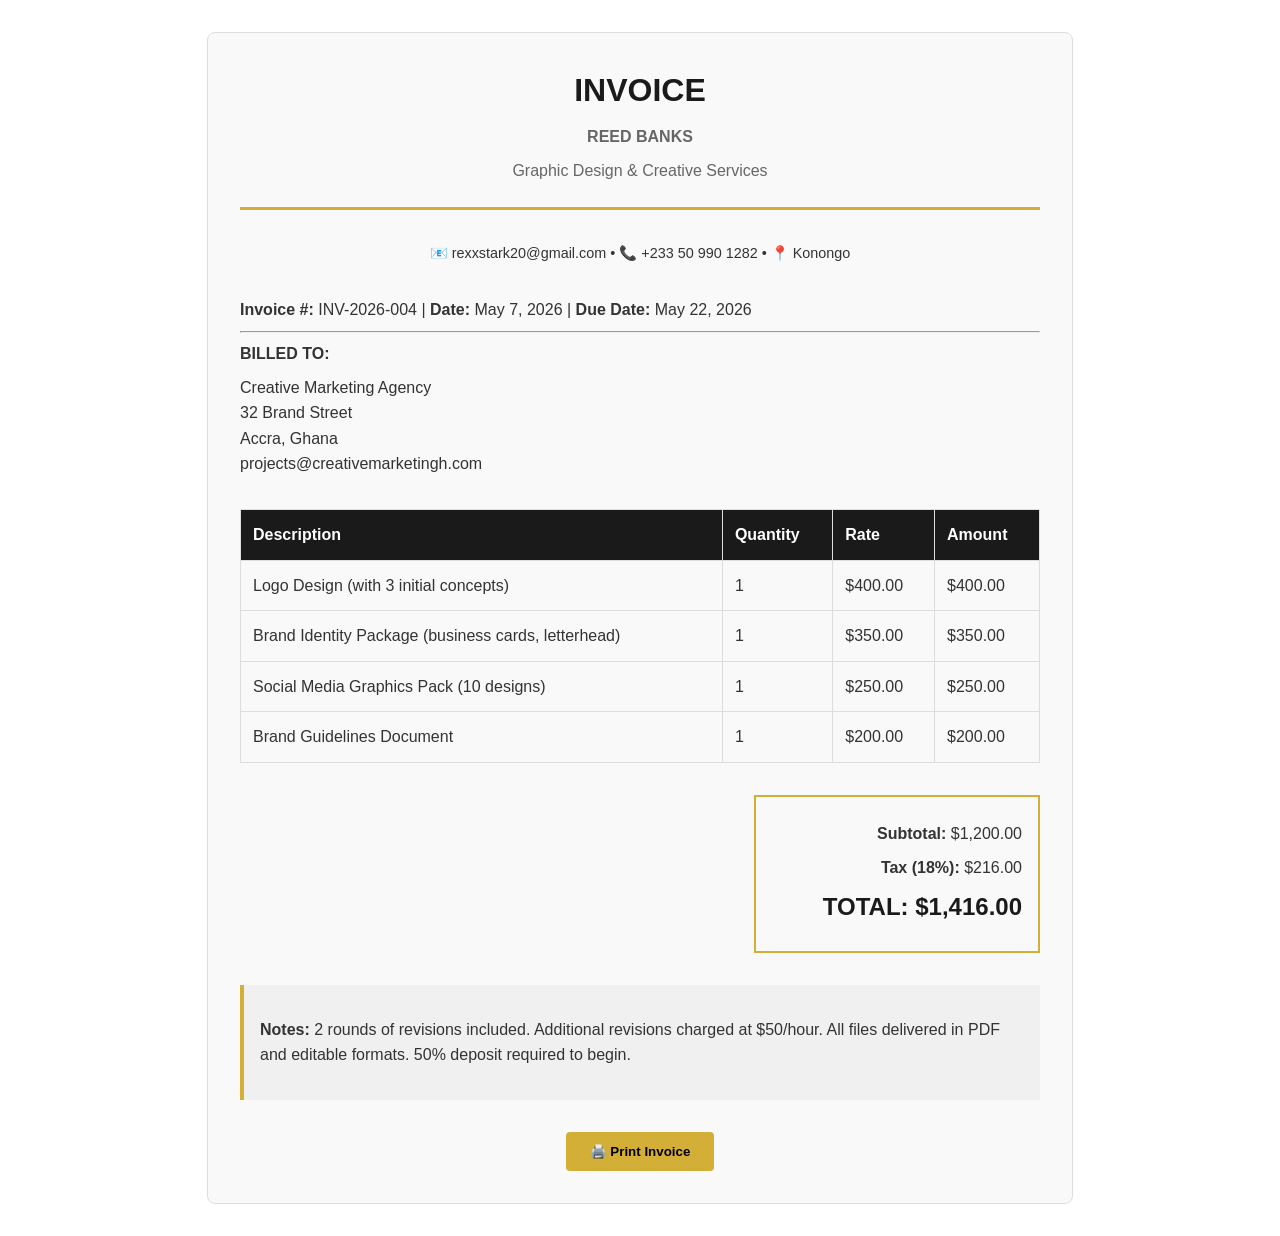
<file: assets/premade-invoices/graphic-design-invoice.html>
<!DOCTYPE html>
<html lang="en">
<head>
    <meta charset="UTF-8">
    <meta name="viewport" content="width=device-width, initial-scale=1.0">
    <title>Graphic Design Invoice</title>
    <style>
        body {
            font-family: Arial, sans-serif;
            margin: 0;
            padding: 0;
            line-height: 1.6;
            color: #333;
        }

        .invoice-container {
            max-width: 800px;
            margin: 2rem auto;
            padding: 2rem;
            border: 1px solid #ddd;
            border-radius: 8px;
            background: #f9f9f9;
        }

        .invoice-header {
            text-align: center;
            margin-bottom: 2rem;
            border-bottom: 3px solid #d4af37;
            padding-bottom: 1rem;
        }

        .invoice-header h1 {
            margin: 0;
            color: #1a1a1a;
        }

        .invoice-header p {
            margin: 0.5rem 0;
            color: #666;
        }

        .company-info {
            text-align: center;
            margin-bottom: 2rem;
            font-size: 0.9rem;
        }

        .invoice-details, .invoice-items {
            margin-bottom: 2rem;
        }

        .invoice-details p {
            margin: 0.5rem 0;
        }

        .invoice-items table {
            width: 100%;
            border-collapse: collapse;
            margin-bottom: 1rem;
        }

        .invoice-items th, .invoice-items td {
            border: 1px solid #ddd;
            padding: 0.75rem;
            text-align: left;
        }

        .invoice-items th {
            background: #1a1a1a;
            color: #fff;
        }

        .amount-right {
            text-align: right;
        }

        .invoice-total {
            display: flex;
            justify-content: flex-end;
            margin-top: 1rem;
        }

        .total-box {
            border: 2px solid #d4af37;
            padding: 1rem;
            text-align: right;
            min-width: 250px;
        }

        .total-box p {
            margin: 0.5rem 0;
        }

        .total-amount {
            font-size: 1.5rem;
            font-weight: bold;
            color: #1a1a1a;
        }

        .notes {
            margin-top: 2rem;
            padding: 1rem;
            background: #f0f0f0;
            border-left: 4px solid #d4af37;
        }

        .print-button {
            text-align: center;
            margin-top: 2rem;
        }

        button {
            padding: 0.75rem 1.5rem;
            background: #d4af37;
            border: none;
            border-radius: 4px;
            cursor: pointer;
            font-weight: bold;
        }

        button:hover {
            background: #c49d2e;
        }

        @media print {
            body {
                background: white;
            }
            .print-button {
                display: none;
            }
        }
    </style>
</head>
<body>
    <div class="invoice-container">
        <div class="invoice-header">
            <h1>INVOICE</h1>
            <p><strong>REED BANKS</strong></p>
            <p>Graphic Design & Creative Services</p>
        </div>

        <div class="company-info">
            <p>📧 rexxstark20@gmail.com • 📞 +233 50 990 1282 • 📍 Konongo</p>
        </div>

        <div class="invoice-details">
            <p><strong>Invoice #:</strong> INV-2026-004 | <strong>Date:</strong> May 7, 2026 | <strong>Due Date:</strong> May 22, 2026</p>
            <hr>
            <p><strong>BILLED TO:</strong></p>
            <p>Creative Marketing Agency<br>32 Brand Street<br>Accra, Ghana<br>projects@creativemarketingh.com</p>
        </div>

        <div class="invoice-items">
            <table>
                <thead>
                    <tr>
                        <th>Description</th>
                        <th>Quantity</th>
                        <th>Rate</th>
                        <th class="amount-right">Amount</th>
                    </tr>
                </thead>
                <tbody>
                    <tr>
                        <td>Logo Design (with 3 initial concepts)</td>
                        <td>1</td>
                        <td>$400.00</td>
                        <td class="amount-right">$400.00</td>
                    </tr>
                    <tr>
                        <td>Brand Identity Package (business cards, letterhead)</td>
                        <td>1</td>
                        <td>$350.00</td>
                        <td class="amount-right">$350.00</td>
                    </tr>
                    <tr>
                        <td>Social Media Graphics Pack (10 designs)</td>
                        <td>1</td>
                        <td>$250.00</td>
                        <td class="amount-right">$250.00</td>
                    </tr>
                    <tr>
                        <td>Brand Guidelines Document</td>
                        <td>1</td>
                        <td>$200.00</td>
                        <td class="amount-right">$200.00</td>
                    </tr>
                </tbody>
            </table>
        </div>

        <div class="invoice-total">
            <div class="total-box">
                <p><strong>Subtotal:</strong> $1,200.00</p>
                <p><strong>Tax (18%):</strong> $216.00</p>
                <p class="total-amount">TOTAL: $1,416.00</p>
            </div>
        </div>

        <div class="notes">
            <p><strong>Notes:</strong> 2 rounds of revisions included. Additional revisions charged at $50/hour. All files delivered in PDF and editable formats. 50% deposit required to begin.</p>
        </div>

        <div class="print-button">
            <button onclick="window.print()">🖨️ Print Invoice</button>
        </div>
    </div>
</body>
</html>
</file>
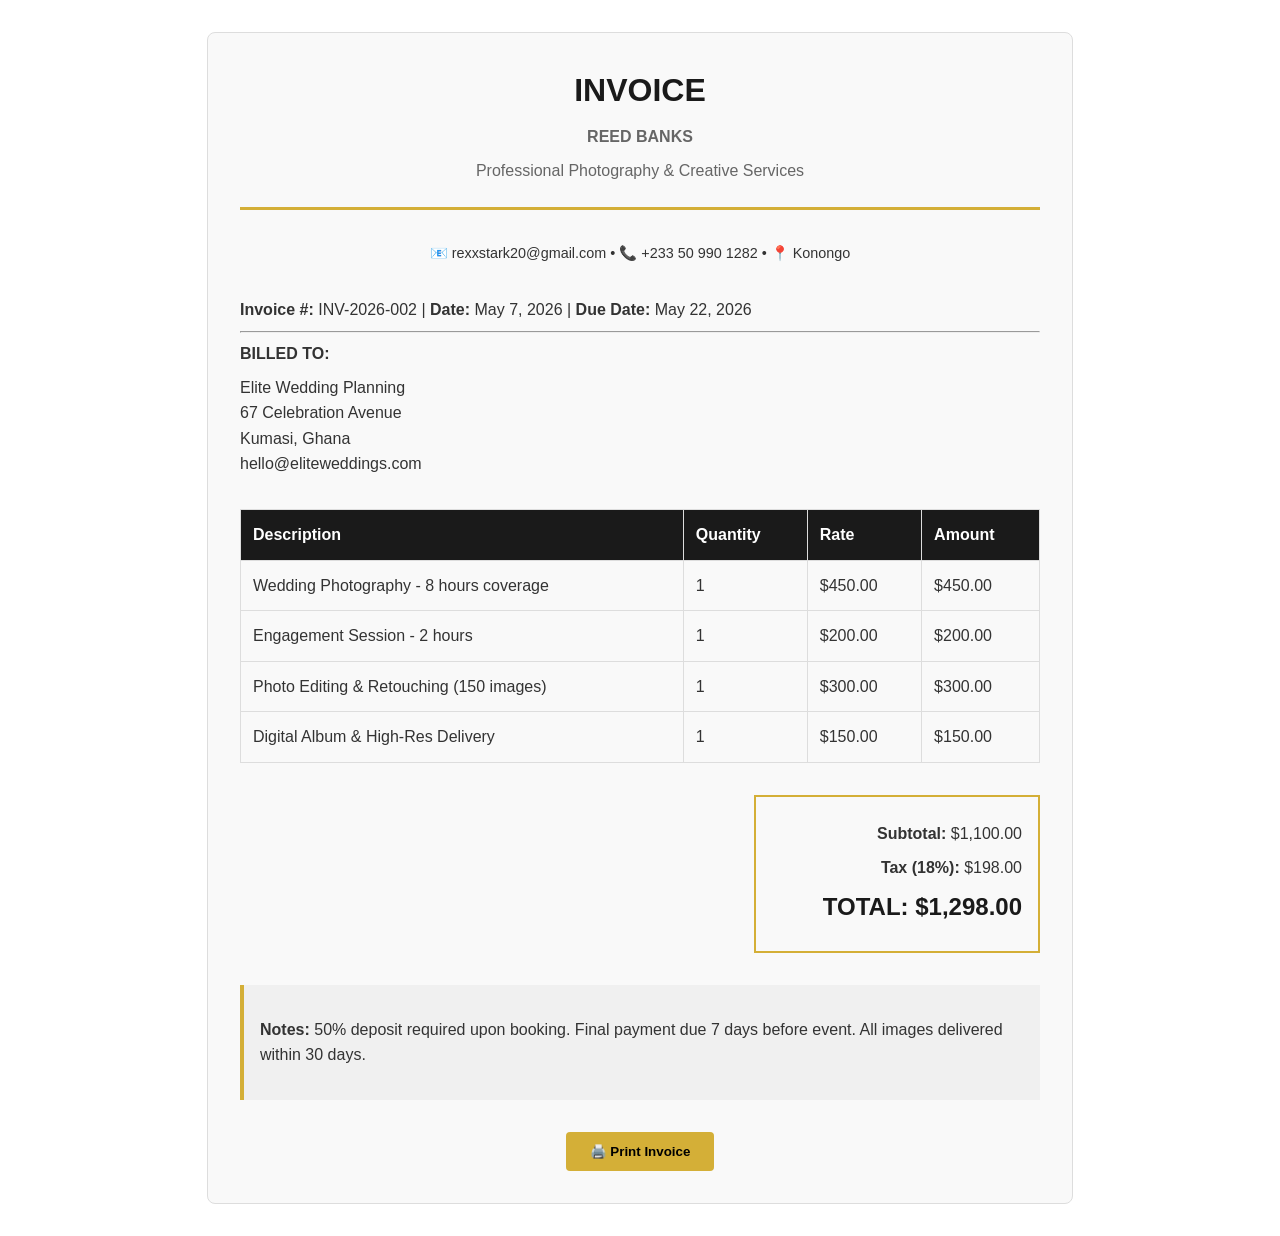
<file: assets/premade-invoices/photography-invoice.html>
<!DOCTYPE html>
<html lang="en">
<head>
    <meta charset="UTF-8">
    <meta name="viewport" content="width=device-width, initial-scale=1.0">
    <title>Photography Project Invoice</title>
    <style>
        body {
            font-family: Arial, sans-serif;
            margin: 0;
            padding: 0;
            line-height: 1.6;
            color: #333;
        }

        .invoice-container {
            max-width: 800px;
            margin: 2rem auto;
            padding: 2rem;
            border: 1px solid #ddd;
            border-radius: 8px;
            background: #f9f9f9;
        }

        .invoice-header {
            text-align: center;
            margin-bottom: 2rem;
            border-bottom: 3px solid #d4af37;
            padding-bottom: 1rem;
        }

        .invoice-header h1 {
            margin: 0;
            color: #1a1a1a;
        }

        .invoice-header p {
            margin: 0.5rem 0;
            color: #666;
        }

        .company-info {
            text-align: center;
            margin-bottom: 2rem;
            font-size: 0.9rem;
        }

        .invoice-details, .invoice-items {
            margin-bottom: 2rem;
        }

        .invoice-details p {
            margin: 0.5rem 0;
        }

        .invoice-items table {
            width: 100%;
            border-collapse: collapse;
            margin-bottom: 1rem;
        }

        .invoice-items th, .invoice-items td {
            border: 1px solid #ddd;
            padding: 0.75rem;
            text-align: left;
        }

        .invoice-items th {
            background: #1a1a1a;
            color: #fff;
        }

        .amount-right {
            text-align: right;
        }

        .invoice-total {
            display: flex;
            justify-content: flex-end;
            margin-top: 1rem;
        }

        .total-box {
            border: 2px solid #d4af37;
            padding: 1rem;
            text-align: right;
            min-width: 250px;
        }

        .total-box p {
            margin: 0.5rem 0;
        }

        .total-amount {
            font-size: 1.5rem;
            font-weight: bold;
            color: #1a1a1a;
        }

        .notes {
            margin-top: 2rem;
            padding: 1rem;
            background: #f0f0f0;
            border-left: 4px solid #d4af37;
        }

        .print-button {
            text-align: center;
            margin-top: 2rem;
        }

        button {
            padding: 0.75rem 1.5rem;
            background: #d4af37;
            border: none;
            border-radius: 4px;
            cursor: pointer;
            font-weight: bold;
        }

        button:hover {
            background: #c49d2e;
        }

        @media print {
            body {
                background: white;
            }
            .print-button {
                display: none;
            }
        }
    </style>
</head>
<body>
    <div class="invoice-container">
        <div class="invoice-header">
            <h1>INVOICE</h1>
            <p><strong>REED BANKS</strong></p>
            <p>Professional Photography & Creative Services</p>
        </div>

        <div class="company-info">
            <p>📧 rexxstark20@gmail.com • 📞 +233 50 990 1282 • 📍 Konongo</p>
        </div>

        <div class="invoice-details">
            <p><strong>Invoice #:</strong> INV-2026-002 | <strong>Date:</strong> May 7, 2026 | <strong>Due Date:</strong> May 22, 2026</p>
            <hr>
            <p><strong>BILLED TO:</strong></p>
            <p>Elite Wedding Planning<br>67 Celebration Avenue<br>Kumasi, Ghana<br>hello@eliteweddings.com</p>
        </div>

        <div class="invoice-items">
            <table>
                <thead>
                    <tr>
                        <th>Description</th>
                        <th>Quantity</th>
                        <th>Rate</th>
                        <th class="amount-right">Amount</th>
                    </tr>
                </thead>
                <tbody>
                    <tr>
                        <td>Wedding Photography - 8 hours coverage</td>
                        <td>1</td>
                        <td>$450.00</td>
                        <td class="amount-right">$450.00</td>
                    </tr>
                    <tr>
                        <td>Engagement Session - 2 hours</td>
                        <td>1</td>
                        <td>$200.00</td>
                        <td class="amount-right">$200.00</td>
                    </tr>
                    <tr>
                        <td>Photo Editing & Retouching (150 images)</td>
                        <td>1</td>
                        <td>$300.00</td>
                        <td class="amount-right">$300.00</td>
                    </tr>
                    <tr>
                        <td>Digital Album & High-Res Delivery</td>
                        <td>1</td>
                        <td>$150.00</td>
                        <td class="amount-right">$150.00</td>
                    </tr>
                </tbody>
            </table>
        </div>

        <div class="invoice-total">
            <div class="total-box">
                <p><strong>Subtotal:</strong> $1,100.00</p>
                <p><strong>Tax (18%):</strong> $198.00</p>
                <p class="total-amount">TOTAL: $1,298.00</p>
            </div>
        </div>

        <div class="notes">
            <p><strong>Notes:</strong> 50% deposit required upon booking. Final payment due 7 days before event. All images delivered within 30 days.</p>
        </div>

        <div class="print-button">
            <button onclick="window.print()">🖨️ Print Invoice</button>
        </div>
    </div>
</body>
</html>
</file>
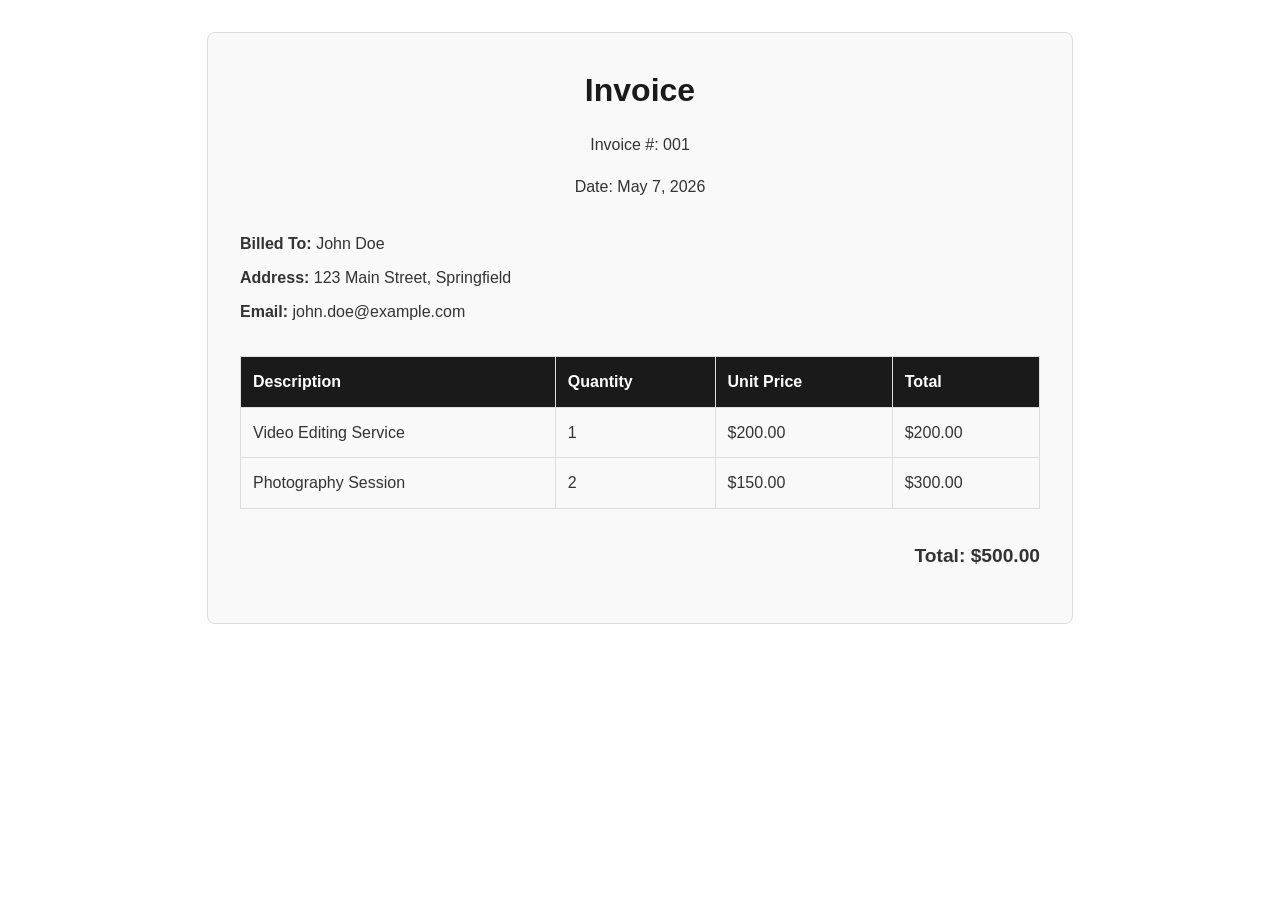
<file: assets/premade-invoices/sample-invoice.html>
<!DOCTYPE html>
<html lang="en">
<head>
    <meta charset="UTF-8">
    <meta name="viewport" content="width=device-width, initial-scale=1.0">
    <title>Sample Invoice</title>
    <style>
        body {
            font-family: Arial, sans-serif;
            margin: 0;
            padding: 0;
            line-height: 1.6;
            color: #333;
        }

        .invoice-container {
            max-width: 800px;
            margin: 2rem auto;
            padding: 2rem;
            border: 1px solid #ddd;
            border-radius: 8px;
            background: #f9f9f9;
        }

        .invoice-header {
            text-align: center;
            margin-bottom: 2rem;
        }

        .invoice-header h1 {
            margin: 0;
            color: #1a1a1a;
        }

        .invoice-details, .invoice-items {
            margin-bottom: 2rem;
        }

        .invoice-details p {
            margin: 0.5rem 0;
        }

        .invoice-items table {
            width: 100%;
            border-collapse: collapse;
        }

        .invoice-items th, .invoice-items td {
            border: 1px solid #ddd;
            padding: 0.75rem;
            text-align: left;
        }

        .invoice-items th {
            background: #1a1a1a;
            color: #fff;
        }

        .invoice-total {
            text-align: right;
            font-size: 1.2rem;
            font-weight: bold;
        }
    </style>
</head>
<body>
    <div class="invoice-container">
        <div class="invoice-header">
            <h1>Invoice</h1>
            <p>Invoice #: 001</p>
            <p>Date: May 7, 2026</p>
        </div>

        <div class="invoice-details">
            <p><strong>Billed To:</strong> John Doe</p>
            <p><strong>Address:</strong> 123 Main Street, Springfield</p>
            <p><strong>Email:</strong> john.doe@example.com</p>
        </div>

        <div class="invoice-items">
            <table>
                <thead>
                    <tr>
                        <th>Description</th>
                        <th>Quantity</th>
                        <th>Unit Price</th>
                        <th>Total</th>
                    </tr>
                </thead>
                <tbody>
                    <tr>
                        <td>Video Editing Service</td>
                        <td>1</td>
                        <td>$200.00</td>
                        <td>$200.00</td>
                    </tr>
                    <tr>
                        <td>Photography Session</td>
                        <td>2</td>
                        <td>$150.00</td>
                        <td>$300.00</td>
                    </tr>
                </tbody>
            </table>
        </div>

        <div class="invoice-total">
            <p>Total: $500.00</p>
        </div>
    </div>
</body>
</html>
</file>
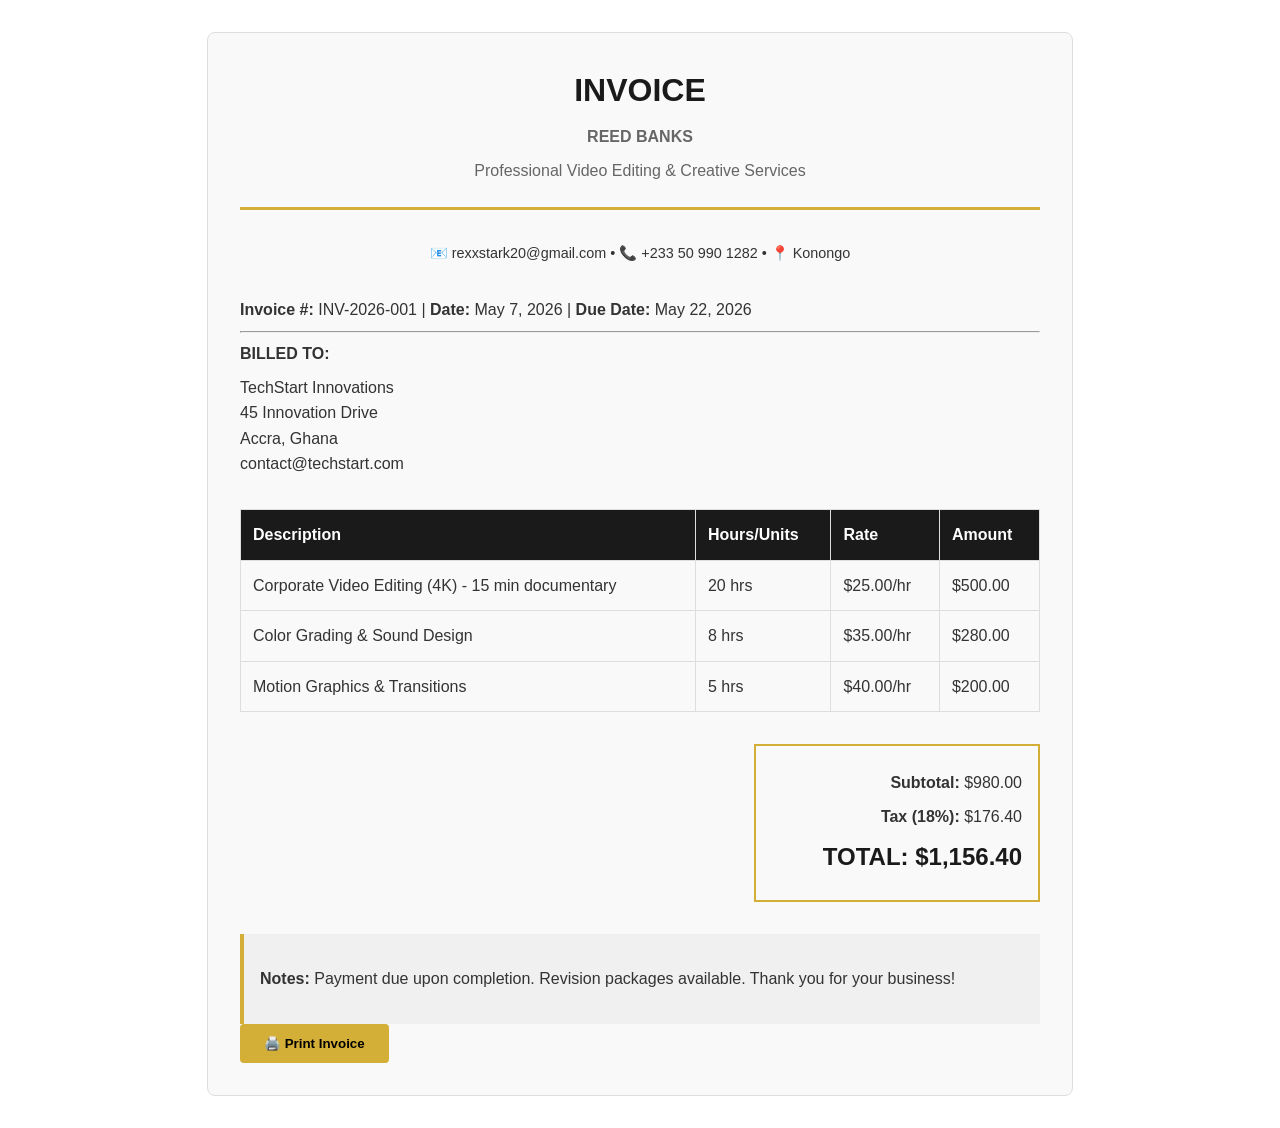
<file: assets/premade-invoices/video-editing-invoice.html>
<!DOCTYPE html>
<html lang="en">
<head>
    <meta charset="UTF-8">
    <meta name="viewport" content="width=device-width, initial-scale=1.0">
    <title>Video Editing Project Invoice</title>
    <style>
        body {
            font-family: Arial, sans-serif;
            margin: 0;
            padding: 0;
            line-height: 1.6;
            color: #333;
        }

        .invoice-container {
            max-width: 800px;
            margin: 2rem auto;
            padding: 2rem;
            border: 1px solid #ddd;
            border-radius: 8px;
            background: #f9f9f9;
        }

        .invoice-header {
            text-align: center;
            margin-bottom: 2rem;
            border-bottom: 3px solid #d4af37;
            padding-bottom: 1rem;
        }

        .invoice-header h1 {
            margin: 0;
            color: #1a1a1a;
        }

        .invoice-header p {
            margin: 0.5rem 0;
            color: #666;
        }

        .company-info {
            text-align: center;
            margin-bottom: 2rem;
            font-size: 0.9rem;
        }

        .invoice-details, .invoice-items {
            margin-bottom: 2rem;
        }

        .invoice-details p {
            margin: 0.5rem 0;
        }

        .invoice-items table {
            width: 100%;
            border-collapse: collapse;
            margin-bottom: 1rem;
        }

        .invoice-items th, .invoice-items td {
            border: 1px solid #ddd;
            padding: 0.75rem;
            text-align: left;
        }

        .invoice-items th {
            background: #1a1a1a;
            color: #fff;
        }

        .amount-right {
            text-align: right;
        }

        .invoice-total {
            display: flex;
            justify-content: flex-end;
            margin-top: 1rem;
        }

        .total-box {
            border: 2px solid #d4af37;
            padding: 1rem;
            text-align: right;
            min-width: 250px;
        }

        .total-box p {
            margin: 0.5rem 0;
        }

        .total-amount {
            font-size: 1.5rem;
            font-weight: bold;
            color: #1a1a1a;
        }

        .notes {
            margin-top: 2rem;
            padding: 1rem;
            background: #f0f0f0;
            border-left: 4px solid #d4af37;
        }

        print-button {
            text-align: center;
            margin-top: 2rem;
        }

        button {
            padding: 0.75rem 1.5rem;
            background: #d4af37;
            border: none;
            border-radius: 4px;
            cursor: pointer;
            font-weight: bold;
        }

        button:hover {
            background: #c49d2e;
        }

        @media print {
            body {
                background: white;
            }
            .print-button {
                display: none;
            }
        }
    </style>
</head>
<body>
    <div class="invoice-container">
        <div class="invoice-header">
            <h1>INVOICE</h1>
            <p><strong>REED BANKS</strong></p>
            <p>Professional Video Editing & Creative Services</p>
        </div>

        <div class="company-info">
            <p>📧 rexxstark20@gmail.com • 📞 +233 50 990 1282 • 📍 Konongo</p>
        </div>

        <div class="invoice-details">
            <p><strong>Invoice #:</strong> INV-2026-001 | <strong>Date:</strong> May 7, 2026 | <strong>Due Date:</strong> May 22, 2026</p>
            <hr>
            <p><strong>BILLED TO:</strong></p>
            <p>TechStart Innovations<br>45 Innovation Drive<br>Accra, Ghana<br>contact@techstart.com</p>
        </div>

        <div class="invoice-items">
            <table>
                <thead>
                    <tr>
                        <th>Description</th>
                        <th>Hours/Units</th>
                        <th>Rate</th>
                        <th class="amount-right">Amount</th>
                    </tr>
                </thead>
                <tbody>
                    <tr>
                        <td>Corporate Video Editing (4K) - 15 min documentary</td>
                        <td>20 hrs</td>
                        <td>$25.00/hr</td>
                        <td class="amount-right">$500.00</td>
                    </tr>
                    <tr>
                        <td>Color Grading & Sound Design</td>
                        <td>8 hrs</td>
                        <td>$35.00/hr</td>
                        <td class="amount-right">$280.00</td>
                    </tr>
                    <tr>
                        <td>Motion Graphics & Transitions</td>
                        <td>5 hrs</td>
                        <td>$40.00/hr</td>
                        <td class="amount-right">$200.00</td>
                    </tr>
                </tbody>
            </table>
        </div>

        <div class="invoice-total">
            <div class="total-box">
                <p><strong>Subtotal:</strong> $980.00</p>
                <p><strong>Tax (18%):</strong> $176.40</p>
                <p class="total-amount">TOTAL: $1,156.40</p>
            </div>
        </div>

        <div class="notes">
            <p><strong>Notes:</strong> Payment due upon completion. Revision packages available. Thank you for your business!</p>
        </div>

        <div class="print-button">
            <button onclick="window.print()">🖨️ Print Invoice</button>
        </div>
    </div>
</body>
</html>
</file>
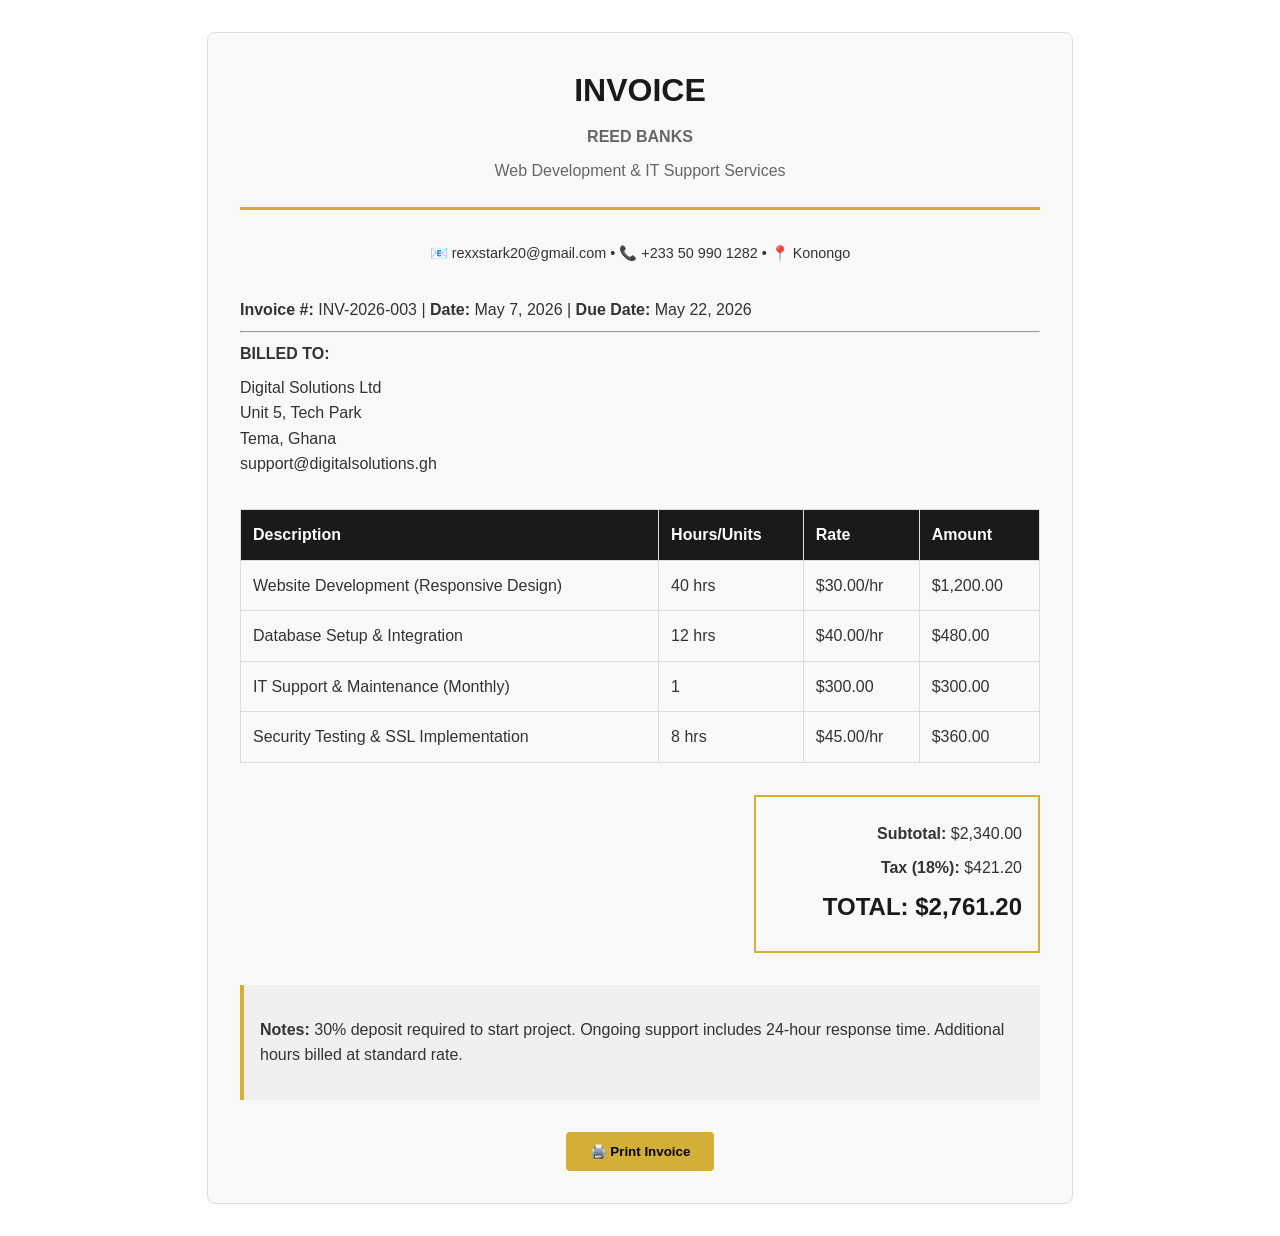
<file: assets/premade-invoices/web-development-invoice.html>
<!DOCTYPE html>
<html lang="en">
<head>
    <meta charset="UTF-8">
    <meta name="viewport" content="width=device-width, initial-scale=1.0">
    <title>IT Support & Web Development Invoice</title>
    <style>
        body {
            font-family: Arial, sans-serif;
            margin: 0;
            padding: 0;
            line-height: 1.6;
            color: #333;
        }

        .invoice-container {
            max-width: 800px;
            margin: 2rem auto;
            padding: 2rem;
            border: 1px solid #ddd;
            border-radius: 8px;
            background: #f9f9f9;
        }

        .invoice-header {
            text-align: center;
            margin-bottom: 2rem;
            border-bottom: 3px solid #d4af37;
            padding-bottom: 1rem;
        }

        .invoice-header h1 {
            margin: 0;
            color: #1a1a1a;
        }

        .invoice-header p {
            margin: 0.5rem 0;
            color: #666;
        }

        .company-info {
            text-align: center;
            margin-bottom: 2rem;
            font-size: 0.9rem;
        }

        .invoice-details, .invoice-items {
            margin-bottom: 2rem;
        }

        .invoice-details p {
            margin: 0.5rem 0;
        }

        .invoice-items table {
            width: 100%;
            border-collapse: collapse;
            margin-bottom: 1rem;
        }

        .invoice-items th, .invoice-items td {
            border: 1px solid #ddd;
            padding: 0.75rem;
            text-align: left;
        }

        .invoice-items th {
            background: #1a1a1a;
            color: #fff;
        }

        .amount-right {
            text-align: right;
        }

        .invoice-total {
            display: flex;
            justify-content: flex-end;
            margin-top: 1rem;
        }

        .total-box {
            border: 2px solid #d4af37;
            padding: 1rem;
            text-align: right;
            min-width: 250px;
        }

        .total-box p {
            margin: 0.5rem 0;
        }

        .total-amount {
            font-size: 1.5rem;
            font-weight: bold;
            color: #1a1a1a;
        }

        .notes {
            margin-top: 2rem;
            padding: 1rem;
            background: #f0f0f0;
            border-left: 4px solid #d4af37;
        }

        .print-button {
            text-align: center;
            margin-top: 2rem;
        }

        button {
            padding: 0.75rem 1.5rem;
            background: #d4af37;
            border: none;
            border-radius: 4px;
            cursor: pointer;
            font-weight: bold;
        }

        button:hover {
            background: #c49d2e;
        }

        @media print {
            body {
                background: white;
            }
            .print-button {
                display: none;
            }
        }
    </style>
</head>
<body>
    <div class="invoice-container">
        <div class="invoice-header">
            <h1>INVOICE</h1>
            <p><strong>REED BANKS</strong></p>
            <p>Web Development & IT Support Services</p>
        </div>

        <div class="company-info">
            <p>📧 rexxstark20@gmail.com • 📞 +233 50 990 1282 • 📍 Konongo</p>
        </div>

        <div class="invoice-details">
            <p><strong>Invoice #:</strong> INV-2026-003 | <strong>Date:</strong> May 7, 2026 | <strong>Due Date:</strong> May 22, 2026</p>
            <hr>
            <p><strong>BILLED TO:</strong></p>
            <p>Digital Solutions Ltd<br>Unit 5, Tech Park<br>Tema, Ghana<br>support@digitalsolutions.gh</p>
        </div>

        <div class="invoice-items">
            <table>
                <thead>
                    <tr>
                        <th>Description</th>
                        <th>Hours/Units</th>
                        <th>Rate</th>
                        <th class="amount-right">Amount</th>
                    </tr>
                </thead>
                <tbody>
                    <tr>
                        <td>Website Development (Responsive Design)</td>
                        <td>40 hrs</td>
                        <td>$30.00/hr</td>
                        <td class="amount-right">$1,200.00</td>
                    </tr>
                    <tr>
                        <td>Database Setup & Integration</td>
                        <td>12 hrs</td>
                        <td>$40.00/hr</td>
                        <td class="amount-right">$480.00</td>
                    </tr>
                    <tr>
                        <td>IT Support & Maintenance (Monthly)</td>
                        <td>1</td>
                        <td>$300.00</td>
                        <td class="amount-right">$300.00</td>
                    </tr>
                    <tr>
                        <td>Security Testing & SSL Implementation</td>
                        <td>8 hrs</td>
                        <td>$45.00/hr</td>
                        <td class="amount-right">$360.00</td>
                    </tr>
                </tbody>
            </table>
        </div>

        <div class="invoice-total">
            <div class="total-box">
                <p><strong>Subtotal:</strong> $2,340.00</p>
                <p><strong>Tax (18%):</strong> $421.20</p>
                <p class="total-amount">TOTAL: $2,761.20</p>
            </div>
        </div>

        <div class="notes">
            <p><strong>Notes:</strong> 30% deposit required to start project. Ongoing support includes 24-hour response time. Additional hours billed at standard rate.</p>
        </div>

        <div class="print-button">
            <button onclick="window.print()">🖨️ Print Invoice</button>
        </div>
    </div>
</body>
</html>
</file>
<file: styles/main.css>
* {
    margin: 0;
    padding: 0;
    box-sizing: border-box;
}

:root {
    --primary-color: #1a1a1a;
    --secondary-color: #d4af37;
    --accent-color: #f5f5f5;
    --text-color: #333;
    --light-text: #666;
}

html {
    scroll-behavior: smooth;
}

body {
    font-family: 'Segoe UI', Tahoma, Geneva, Verdana, sans-serif;
    color: var(--text-color);
    line-height: 1.6;
    background: white;
}

/* Navigation */
nav {
    position: fixed;
    top: 0;
    width: 100%;
    background: rgba(26, 26, 26, 0.95);
    backdrop-filter: blur(10px);
    padding: 1rem 2rem;
    display: flex;
    justify-content: space-between;
    align-items: center;
    z-index: 1000;
    box-shadow: 0 2px 10px rgba(0, 0, 0, 0.1);
}

.logo {
    font-size: 1.5rem;
    font-weight: bold;
    color: var(--secondary-color);
    text-decoration: none;
    letter-spacing: 2px;
}

.nav-links {
    display: flex;
    list-style: none;
    gap: 2rem;
}

.nav-links a {
    color: var(--accent-color);
    text-decoration: none;
    transition: color 0.3s ease;
    font-size: 0.95rem;
}

.nav-links a:hover {
    color: var(--secondary-color);
}

/* Main content padding for fixed nav */
main {
    margin-top: 60px;
}

/* Hero Section */
.hero {
    height: 100vh;
    background: linear-gradient(135deg, #1a1a1a 0%, #2d2d2d 100%);
    display: flex;
    justify-content: center;
    align-items: center;
    text-align: center;
    color: white;
    position: relative;
    overflow: hidden;
}

.hero::before {
    content: '';
    position: absolute;
    width: 300px;
    height: 300px;
    background: radial-gradient(circle, rgba(212, 175, 55, 0.1) 0%, transparent 70%);
    border-radius: 50%;
    top: 50%;
    left: 50%;
    transform: translate(-50%, -50%);
    animation: glow 8s ease-in-out infinite;
}

@keyframes glow {
    0%, 100% {
        transform: translate(-50%, -50%) scale(1);
        opacity: 0.5;
    }
    50% {
        transform: translate(-50%, -50%) scale(1.2);
        opacity: 0.8;
    }
}

.hero-content {
    position: relative;
    z-index: 10;
    animation: fadeInUp 1s ease-out;
}

.hero h1 {
    font-size: 4rem;
    margin-bottom: 1rem;
    font-weight: 300;
    letter-spacing: 2px;
}

.hero .subtitle {
    font-size: 1.5rem;
    color: var(--secondary-color);
    margin-bottom: 2rem;
    font-weight: 300;
}

.cta-button {
    display: inline-block;
    padding: 1rem 2.5rem;
    background: var(--secondary-color);
    color: var(--primary-color);
    text-decoration: none;
    border-radius: 50px;
    font-weight: 600;
    transition: all 0.3s ease;
    border: 2px solid var(--secondary-color);
}

.cta-button:hover {
    background: transparent;
    color: var(--secondary-color);
    transform: translateY(-2px);
    box-shadow: 0 10px 30px rgba(212, 175, 55, 0.3);
}

@keyframes fadeInUp {
    from {
        opacity: 0;
        transform: translateY(30px);
    }
    to {
        opacity: 1;
        transform: translateY(0);
    }
}

/* Section Styling */
section {
    padding: 5rem 2rem;
}

section h2 {
    font-size: 2.5rem;
    text-align: center;
    margin-bottom: 3rem;
    color: var(--primary-color);
    position: relative;
    padding-bottom: 1rem;
}

section h2::after {
    content: '';
    position: absolute;
    bottom: 0;
    left: 50%;
    transform: translateX(-50%);
    width: 60px;
    height: 3px;
    background: var(--secondary-color);
}

/* Container */
.container {
    max-width: 1200px;
    margin: 0 auto;
}

/* Footer */
footer {
    background: var(--primary-color);
    color: var(--accent-color);
    text-align: center;
    padding: 2rem;
    font-size: 0.9rem;
}

footer a {
    color: var(--secondary-color);
    text-decoration: none;
}

footer a:hover {
    text-decoration: underline;
}

/* Projects Section */
#projects {
    padding: 4rem 2rem;
    background-color: var(--accent-color);
    color: var(--primary-color);
}

#projects .container {
    max-width: 1200px;
    margin: 0 auto;
    text-align: center;
}

/* Carousel Wrapper */
.carousel-wrapper {
    display: flex;
    align-items: center;
    gap: 2rem;
    margin-top: 2rem;
    position: relative;
}

.carousel-container {
    flex: 1;
    overflow: hidden;
    border-radius: 12px;
}

.projects-carousel {
    display: flex;
    gap: 2rem;
    transition: transform 0.5s ease;
    scroll-behavior: smooth;
}

.project-item {
    min-width: 300px;
    max-width: 300px;
    background: white;
    border: 1px solid #ddd;
    border-radius: 8px;
    overflow: hidden;
    box-shadow: 0 4px 6px rgba(0, 0, 0, 0.1);
    transition: transform 0.3s ease, box-shadow 0.3s ease;
    flex-shrink: 0;
}

.project-item:hover {
    transform: translateY(-5px);
    box-shadow: 0 6px 12px rgba(0, 0, 0, 0.15);
}

.project-item img {
    width: 100%;
    height: 200px;
    object-fit: cover;
}

.project-item h3 {
    margin: 1rem 0 0.5rem;
    font-size: 1.5rem;
}

.project-item p {
    padding: 0 1rem 1rem;
    font-size: 1rem;
    color: var(--light-text);
}

/* Carousel Navigation Buttons */
.carousel-btn {
    background: var(--secondary-color);
    color: var(--primary-color);
    border: none;
    width: 50px;
    height: 50px;
    border-radius: 50%;
    font-size: 1.5rem;
    cursor: pointer;
    transition: all 0.3s ease;
    display: flex;
    align-items: center;
    justify-content: center;
    flex-shrink: 0;
}

.carousel-btn:hover {
    background: var(--primary-color);
    color: var(--secondary-color);
    transform: scale(1.1);
    box-shadow: 0 4px 12px rgba(212, 175, 55, 0.3);
}

.carousel-btn:active {
    transform: scale(0.95);
}

/* Responsive */
@media (max-width: 768px) {
    .nav-links {
        gap: 1rem;
    }

    .hero h1 {
        font-size: 2.5rem;
    }

    .hero .subtitle {
        font-size: 1rem;
    }

    section {
        padding: 3rem 1.5rem;
    }

    section h2 {
        font-size: 1.8rem;
    }

    .carousel-wrapper {
        gap: 1rem;
    }

    .project-item {
        min-width: 250px;
        max-width: 250px;
    }

    .carousel-btn {
        width: 40px;
        height: 40px;
        font-size: 1.2rem;
    }
}
</file>
<file: styles/gallery.css>
/* Gallery Grid */
.gallery-grid {
    display: grid;
    grid-template-columns: repeat(auto-fit, minmax(300px, 1fr));
    gap: 2rem;
    margin-bottom: 3rem;
}

.gallery-item {
    position: relative;
    overflow: hidden;
    border-radius: 8px;
    aspect-ratio: 4 / 3;
    background: #f0f0f0;
    cursor: pointer;
    box-shadow: 0 5px 20px rgba(0, 0, 0, 0.1);
    transition: transform 0.3s ease;
}

.gallery-item:hover {
    transform: translateY(-5px);
    box-shadow: 0 10px 30px rgba(0, 0, 0, 0.2);
}

.gallery-item img {
    width: 100%;
    height: 100%;
    object-fit: cover;
    transition: transform 0.4s ease;
}

.gallery-item:hover img {
    transform: scale(1.05);
}

.gallery-overlay {
    position: absolute;
    top: 0;
    left: 0;
    width: 100%;
    height: 100%;
    background: rgba(212, 175, 55, 0.8);
    display: flex;
    justify-content: center;
    align-items: center;
    opacity: 0;
    transition: opacity 0.3s ease;
    z-index: 10;
}

.gallery-item:hover .gallery-overlay {
    opacity: 1;
}

.overlay-text {
    color: white;
    text-align: center;
    font-size: 1.3rem;
    font-weight: 600;
}

/* Placeholder images */
.placeholder {
    width: 100%;
    height: 100%;
    background: linear-gradient(135deg, #667eea 0%, #764ba2 100%);
    display: flex;
    justify-content: center;
    align-items: center;
    color: white;
    font-size: 3rem;
    font-weight: 300;
}

/* Filter buttons */
.gallery-filters {
    display: flex;
    justify-content: center;
    gap: 1rem;
    margin-bottom: 2rem;
    flex-wrap: wrap;
}

.filter-btn {
    padding: 0.75rem 1.5rem;
    background: transparent;
    border: 2px solid #ddd;
    color: var(--text-color);
    border-radius: 50px;
    cursor: pointer;
    transition: all 0.3s ease;
    font-weight: 500;
}

.filter-btn:hover,
.filter-btn.active {
    background: var(--primary-color);
    border-color: var(--secondary-color);
    color: var(--secondary-color);
}

@media (max-width: 768px) {
    .gallery-grid {
        grid-template-columns: repeat(auto-fit, minmax(200px, 1fr));
        gap: 1rem;
    }

    .overlay-text {
        font-size: 1rem;
    }
}
</file>
